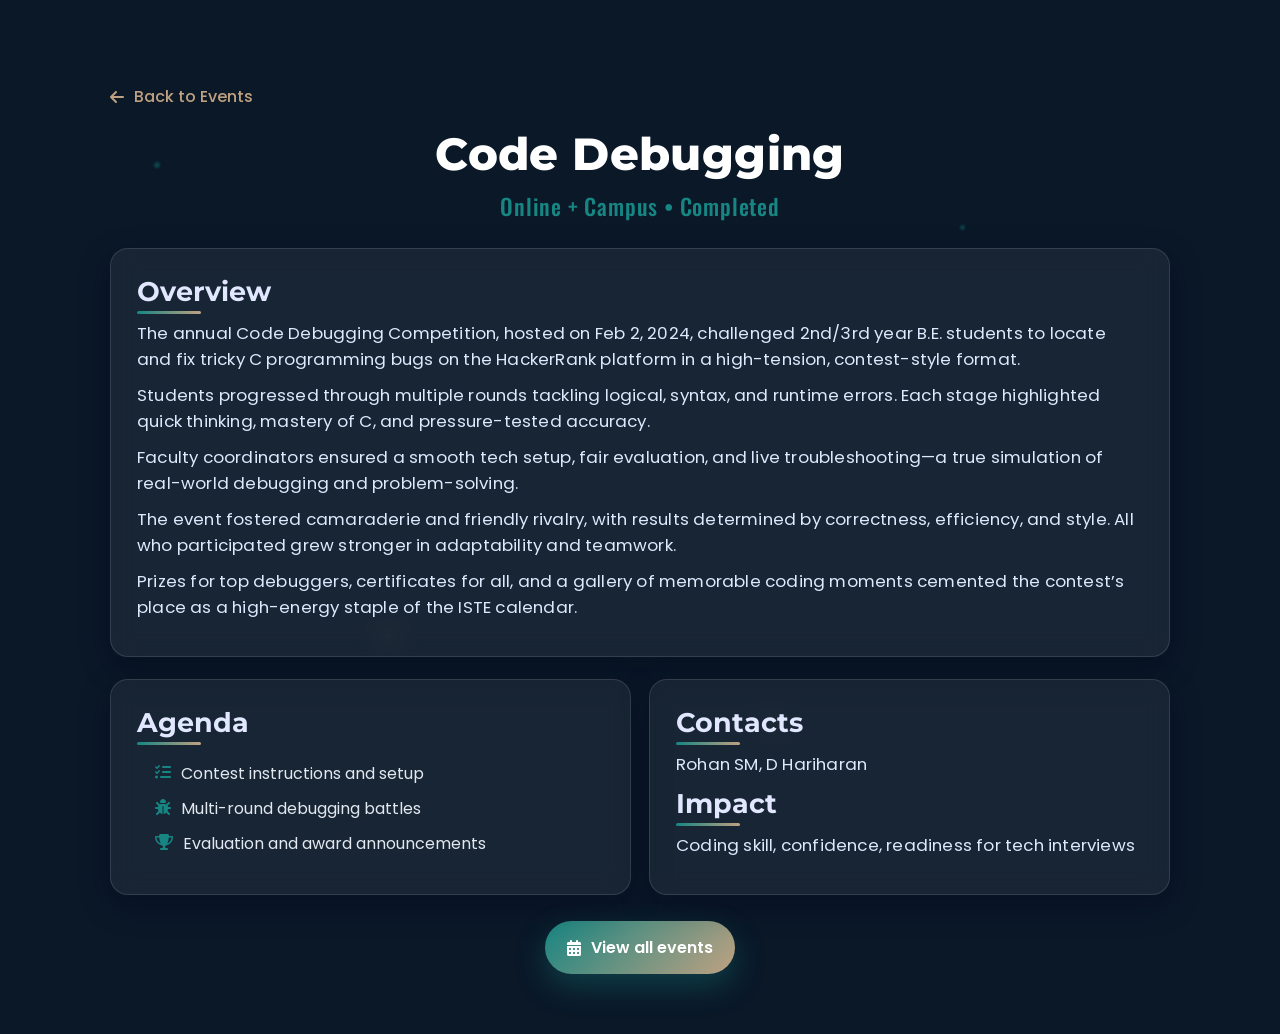
<file: review_iste_website/code-debugging-details.html>
<!DOCTYPE html>
<html lang="en">
  <head>
    <meta charset="UTF-8" />
    <meta name="viewport" content="width=device-width, initial-scale=1.0" />
    <title>Code Debugging - Details</title>
    <link
      href="https://fonts.googleapis.com/css2?family=Montserrat:wght@500;700;800&family=Oswald:wght@500;700&family=Poppins:wght@400;500;600&display=swap"
      rel="stylesheet"
    />
    <link
      rel="stylesheet"
      href="https://cdnjs.cloudflare.com/ajax/libs/font-awesome/6.7.2/css/all.min.css"
    />
    <style>
      * {
        margin: 0;
        padding: 0;
        box-sizing: border-box;
      }
      body {
        font-family: "Poppins", system-ui;
        color: #e5e7eb;
        background-color: #0a1828;
        min-height: 100vh;
        overflow-x: hidden;
      }
      .particles {
        position: fixed;
        inset: 0;
        z-index: -1;
        overflow: hidden;
      }
      .particle {
        position: absolute;
        border-radius: 50%;
        filter: blur(1px);
        opacity: 0.4;
        animation: float 14s ease-in-out infinite;
      }
      .particle.p1 {
        width: 6px;
        height: 6px;
        background: #178582;
        left: 12%;
        top: 18%;
      } /* turquoise */
      .particle.p2 {
        width: 8px;
        height: 8px;
        background: #bfa181;
        left: 30%;
        top: 70%;
        animation-duration: 16s;
      } /* gold */
      .particle.p3 {
        width: 5px;
        height: 5px;
        background: #178582;
        left: 75%;
        top: 25%;
        animation-duration: 18s;
      } /* turquoise */
      .particle.p4 {
        width: 7px;
        height: 7px;
        background: #bfa181;
        left: 60%;
        top: 80%;
        animation-duration: 20s;
      } /* gold */
      @keyframes float {
        0% {
          transform: translateY(0);
        }
        50% {
          transform: translateY(-18px);
        }
        100% {
          transform: translateY(0);
        }
      }
      .wrap {
        max-width: 1100px;
        margin: 0 auto;
        padding: 84px 20px 60px;
      }
      .back {
        display: inline-flex;
        gap: 10px;
        align-items: center;
        color: #bfa181;
        text-decoration: none;
        margin-bottom: 18px;
        font-weight: 500;
      }
      .hero {
        text-align: center;
        margin-bottom: 26px;
        animation: fadeUp 0.7s ease both;
      }
      .title {
        font-family: "Montserrat", sans-serif;
        font-weight: 800;
        font-size: 2.8rem;
        letter-spacing: 0.4px;
        color: #fff;
      }
      .subtitle {
        font-family: "Oswald", sans-serif;
        font-weight: 500;
        font-size: 1.4rem;
        color: #178582;
        margin-top: 8px;
        letter-spacing: 0.8px;
      }
      @keyframes fadeUp {
        from {
          opacity: 0;
          transform: translateY(16px);
        }
        to {
          opacity: 1;
          transform: translateY(0);
        }
      }
      .grid {
        display: grid;
        gap: 18px;
        grid-template-columns: 1fr;
        margin-top: 22px;
      }
      @media (min-width: 940px) {
        .grid {
          grid-template-columns: 1fr 1fr;
        }
      }
      .card {
        background: rgba(255, 255, 255, 0.06);
        border: 1px solid rgba(255, 255, 255, 0.12);
        border-radius: 18px;
        padding: 26px;
        backdrop-filter: blur(12px);
        box-shadow: 0 10px 30px rgba(2, 6, 23, 0.35);
        transition: transform 0.25s ease, box-shadow 0.25s ease;
      }
      .card:hover {
        transform: translateY(-3px);
        box-shadow: 0 18px 40px rgba(2, 6, 23, 0.5);
      }
      .card h2 {
        font-family: "Montserrat", sans-serif;
        font-weight: 700;
        font-size: 1.7rem;
        color: #e0e7ff;
        display: inline-block;
        position: relative;
        margin-bottom: 12px;
      }
      .card h2::after {
        content: "";
        position: absolute;
        left: 0;
        bottom: -6px;
        width: 64px;
        height: 3px;
        background: linear-gradient(90deg, #178582, #bfa181);
        border-radius: 2px;
        animation: underline 0.9s ease both;
      }
      @keyframes underline {
        from {
          width: 0;
        }
        to {
          width: 64px;
        }
      }
      p {
        font-size: 1.05rem;
        letter-spacing: 0.2px;
        color: #dbeafe;
        margin-bottom: 10px;
      }
      ul {
        margin-left: 18px;
      }
      li {
        margin: 6px 0;
        color: #e2e8f0;
      }
      .icon-list li {
        list-style: none;
        margin: 10px 0;
        display: flex;
        gap: 10px;
        align-items: flex-start;
      }
      .icon-list i {
        color: #178582;
        margin-top: 3px;
      }
      .gallery {
        display: grid;
        grid-template-columns: repeat(auto-fit, minmax(160px, 1fr));
        gap: 10px;
        margin-top: 8px;
      }
      .thumb {
        width: 100%;
        aspect-ratio: 4/3;
        border-radius: 12px;
        background: linear-gradient(135deg, #178582, #bfa181);
        display: grid;
        place-items: center;
        color: #fff;
        cursor: pointer;
        box-shadow: 0 8px 22px rgba(2, 6, 23, 0.35);
        transition: transform 0.25s ease;
      }
      .thumb:hover {
        transform: translateY(-3px);
      }
      .lightbox {
        position: fixed;
        inset: 0;
        background: rgba(0, 0, 0, 0.75);
        display: none;
        align-items: center;
        justify-content: center;
        z-index: 50;
      }
      .lightbox.open {
        display: flex;
      }
      .lightbox img {
        max-width: 90vw;
        max-height: 85vh;
        border-radius: 12px;
        box-shadow: 0 10px 34px rgba(0, 0, 0, 0.5);
      }
      .cta-wrap {
        text-align: center;
        margin-top: 26px;
      }
      .cta {
        display: inline-flex;
        align-items: center;
        gap: 10px;
        padding: 14px 22px;
        border-radius: 999px;
        background: linear-gradient(135deg, #178582, #bfa181);
        color: #fff;
        text-decoration: none;
        box-shadow: 0 12px 30px rgba(23, 133, 130, 0.35);
        transition: transform 0.2s ease, box-shadow 0.2s ease;
        font-weight: 600;
      }
      .cta:hover {
        transform: translateY(-2px);
        box-shadow: 0 16px 40px rgba(23, 133, 130, 0.45);
      }
    </style>
  </head>
  <body>
    <div class="particles">
      <span class="particle p1"></span>
      <span class="particle p2"></span>
      <span class="particle p3"></span>
      <span class="particle p4"></span>
    </div>
    <div class="wrap">
      <a class="back" href="event.html"
        ><i class="fas fa-arrow-left"></i> Back to Events</a
      >
      <header class="hero">
        <h1 class="title">Code Debugging</h1>
        <p class="subtitle">Online + Campus • Completed</p>
      </header>
      <section class="card">
        <h2>Overview</h2>
        <p>
          The annual Code Debugging Competition, hosted on Feb 2, 2024,
          challenged 2nd/3rd year B.E. students to locate and fix tricky C
          programming bugs on the HackerRank platform in a high-tension,
          contest-style format.
        </p>
        <p>
          Students progressed through multiple rounds tackling logical, syntax,
          and runtime errors. Each stage highlighted quick thinking, mastery of
          C, and pressure-tested accuracy.
        </p>
        <p>
          Faculty coordinators ensured a smooth tech setup, fair evaluation, and
          live troubleshooting—a true simulation of real-world debugging and
          problem-solving.
        </p>
        <p>
          The event fostered camaraderie and friendly rivalry, with results
          determined by correctness, efficiency, and style. All who participated
          grew stronger in adaptability and teamwork.
        </p>
        <p>
          Prizes for top debuggers, certificates for all, and a gallery of
          memorable coding moments cemented the contest’s place as a high-energy
          staple of the ISTE calendar.
        </p>
      </section>
      <section class="grid">
        <div class="card">
          <h2>Agenda</h2>
          <ul class="icon-list">
            <li>
              <i class="fas fa-list-check"></i
              ><span>Contest instructions and setup</span>
            </li>
            <li>
              <i class="fas fa-bug"></i
              ><span>Multi-round debugging battles</span>
            </li>
            <li>
              <i class="fas fa-trophy"></i
              ><span>Evaluation and award announcements</span>
            </li>
          </ul>
        </div>
        <div class="card">
          <h2>Contacts</h2>
          <p>Rohan SM, D Hariharan</p>
          <h2>Impact</h2>
          <p>Coding skill, confidence, readiness for tech interviews</p>
        </div>
      </section>
      <div class="cta-wrap">
        <a class="cta" href="event.html"
          ><i class="fas fa-calendar-days"></i> View all events</a
        >
      </div>
    </div>
  </body>
</html>
</file>
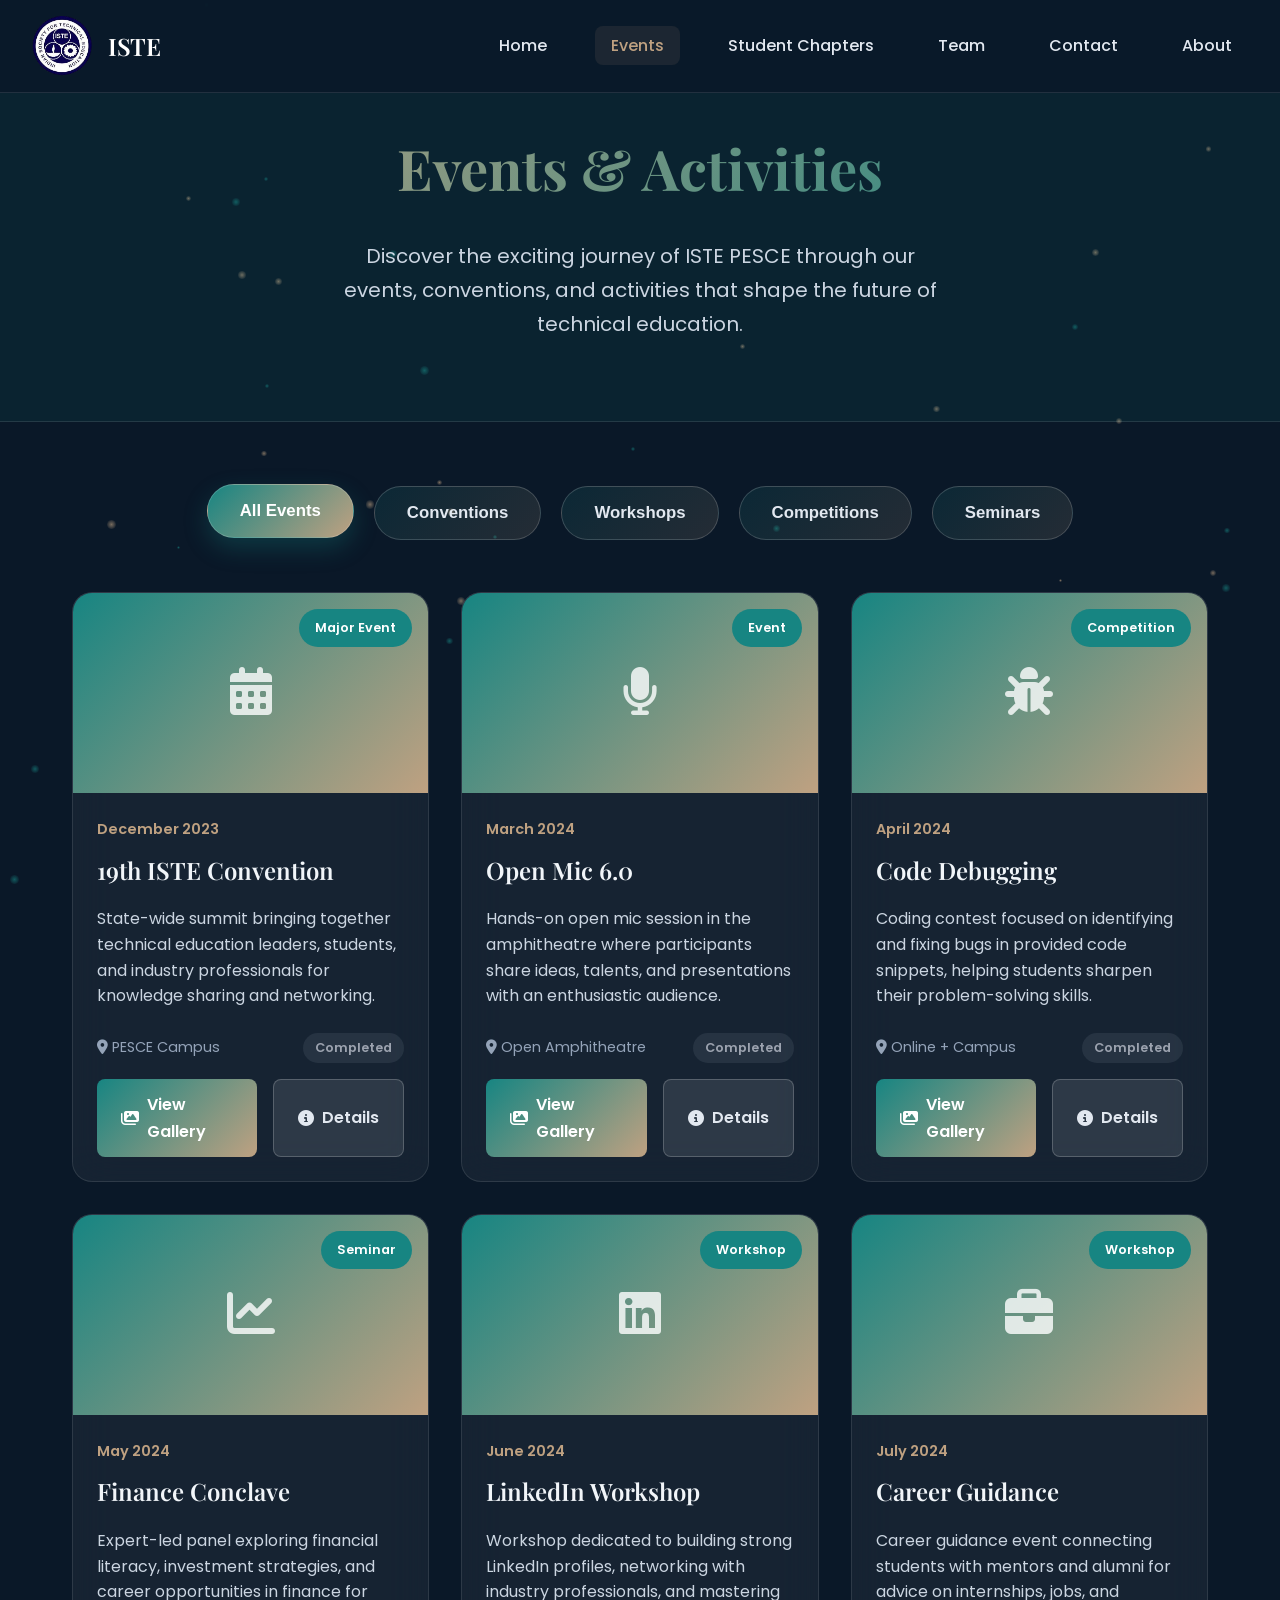
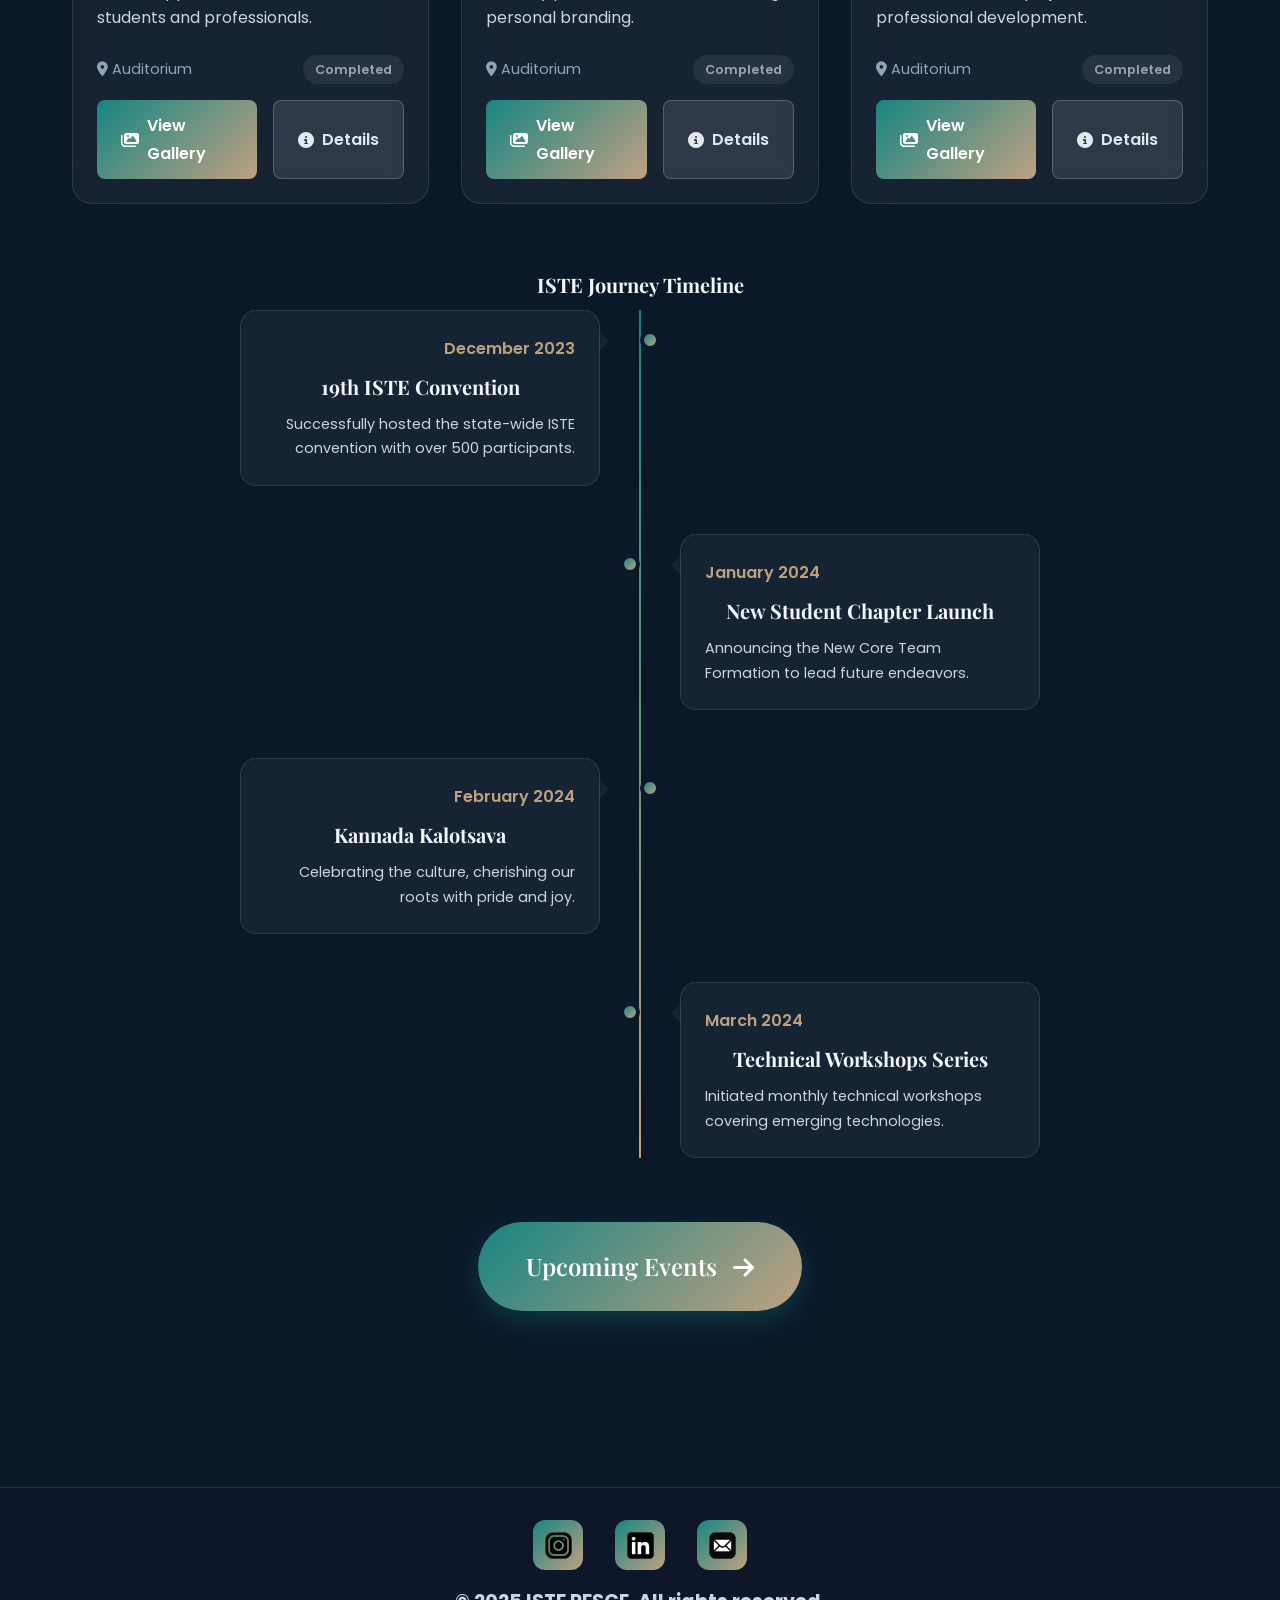
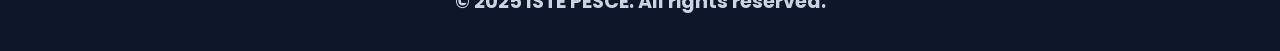
<file: review_iste_website/event.html>
<!DOCTYPE html>
<html lang="en">
  <head>
    <meta charset="UTF-8" />
    <meta name="viewport" content="width=device-width, initial-scale=1.0" />
    <title>Events & Activities - ISTE PESCE</title>
    <link rel="icon" href="images/iste logo.jpeg" type="image/jpeg" />
    <link
      href="https://fonts.googleapis.com/css2?family=Playfair+Display:wght@400;500;600;700&display=swap"
      rel="stylesheet"
    />
    <!-- Using Poppins as the geometric sans-serif font -->
    <link
      href="https://fonts.googleapis.com/css2?family=Poppins:wght@300;400;500;600;700&display=swap"
      rel="stylesheet"
    />
    <link rel="stylesheet" href="navbar.css" />
    <link
      rel="stylesheet"
      href="https://cdnjs.cloudflare.com/ajax/libs/font-awesome/6.7.2/css/all.min.css"
    />

    <style>
      * {
        margin: 0;
        padding: 0;
        box-sizing: border-box;
      }

      body {
        font-family: "Poppins", -apple-system, BlinkMacSystemFont, "Segoe UI",
          sans-serif;
        background-color: #0a1828;
        color: #ffffff;
        line-height: 1.7;
        overflow-x: hidden;
        position: relative;
      }

      /* Animated Background */
      .particle-bg {
        position: fixed;
        width: 100%;
        height: 100%;
        top: 0;
        left: 0;
        z-index: -1;
        background-color: #0a1828;
        overflow: hidden;
      }

      .particle {
        position: absolute;
        background: radial-gradient(
          circle,
          rgba(255, 255, 255, 0.7) 0%,
          rgba(255, 255, 255, 0.1) 70%,
          transparent 100%
        );
        border-radius: 50%;
        pointer-events: none;
        animation: float 8s ease-in-out infinite;
        transform-origin: center;
      }

      .particle:nth-child(odd) {
        background: radial-gradient(
          circle,
          rgba(23, 133, 130, 0.6) 0%,
          /* turquoise */ rgba(23, 133, 130, 0.1) 70%,
          transparent 100%
        );
        animation-duration: 12s;
      }

      .particle:nth-child(even) {
        background: radial-gradient(
          circle,
          rgba(191, 161, 129, 0.6) 0%,
          /* gold */ rgba(191, 161, 129, 0.1) 70%,
          transparent 100%
        );
        animation-duration: 10s;
      }

      @keyframes float {
        0%,
        100% {
          transform: translateY(0px) rotate(0deg) scale(1);
          opacity: 0.3;
        }
        25% {
          transform: translateY(-15px) rotate(90deg) scale(1.05);
          opacity: 0.6;
        }
        50% {
          transform: translateY(-30px) rotate(180deg) scale(0.95);
          opacity: 0.4;
        }
        75% {
          transform: translateY(-15px) rotate(270deg) scale(1.02);
          opacity: 0.7;
        }
      }

      /* Hero Section */
      .hero-section {
        padding: 120px 2rem 80px;
        text-align: center;
        background: rgba(23, 133, 130, 0.1); /* turquoise tint */
        border-bottom: 1px solid rgba(255, 255, 255, 0.1);
      }

      .hero-section h1 {
        font-family: "Playfair Display", serif;
        font-size: 3.5rem;
        font-weight: 700;
        margin-bottom: 1.5rem;
        background: linear-gradient(
          135deg,
          #bfa181,
          #178582
        ); /* gold to turquoise */
        -webkit-background-clip: text;
        -webkit-text-fill-color: transparent;
        background-clip: text;
      }

      .hero-section p {
        font-size: 1.25rem;
        color: #cbd5e1;
        max-width: 600px;
        margin: 0 auto;
      }

      /* Main Content */
      .main-content {
        padding: 4rem 2rem;
        max-width: 1200px;
        margin: 0 auto;
      }

      /* Event Categories */
      .event-categories {
        display: flex;
        justify-content: center;
        gap: 1.25rem;
        margin-bottom: 3.25rem;
        flex-wrap: wrap;
      }

      .category-btn {
        background: linear-gradient(
          135deg,
          rgba(23, 133, 130, 0.15),
          /* turquoise */ rgba(191, 161, 129, 0.15) /* gold */
        );
        border: 1px solid rgba(255, 255, 255, 0.18);
        color: #e2e8f0;
        padding: 1rem 2rem;
        border-radius: 36px;
        cursor: pointer;
        transition: all 0.3s ease;
        font-weight: 600;
        font-size: 1.05rem;
      }

      .category-btn.active,
      .category-btn:hover {
        background: linear-gradient(135deg, #178582, #bfa181); /* turquoise to gold */
        color: white;
        transform: translateY(-2px);
        box-shadow: 0 10px 25px rgba(23, 133, 130, 0.3);
      }

      /* Event Grid */
      .events-grid {
        display: grid;
        grid-template-columns: repeat(auto-fit, minmax(350px, 1fr));
        gap: 2rem;
        margin-bottom: 4rem;
      }

      .event-card {
        background: rgba(255, 255, 255, 0.05);
        backdrop-filter: blur(20px);
        border: 1px solid rgba(255, 255, 255, 0.1);
        border-radius: 20px;
        overflow: hidden;
        transition: all 0.3s ease;
        position: relative;
      }

      .event-card:hover {
        transform: translateY(-10px);
        box-shadow: 0 20px 40px rgba(0, 0, 0, 0.3);
        border-color: rgba(23, 133, 130, 0.4);
      }

      .event-image {
        width: 100%;
        height: 200px;
        background: linear-gradient(
          135deg,
          #178582,
          #bfa181
        ); /* turquoise to gold */
        display: flex;
        align-items: center;
        justify-content: center;
        position: relative;
        overflow: hidden;
      }

      .event-image img {
        width: 100%;
        height: 100%;
        object-fit: cover;
      }

      .event-image .placeholder {
        font-size: 3rem;
        color: rgba(255, 255, 255, 0.8);
      }

      .event-badge {
        position: absolute;
        top: 1rem;
        right: 1rem;
        background: #178582; /* turquoise */
        color: white;
        padding: 0.5rem 1rem;
        border-radius: 20px;
        font-size: 0.8rem;
        font-weight: 600;
      }

      .event-content {
        padding: 1.5rem;
      }

      .event-date {
        color: #bfa181; /* gold */
        font-size: 0.9rem;
        font-weight: 600;
        margin-bottom: 0.5rem;
      }

      .event-title {
        font-family: "Playfair Display", serif;
        font-size: 1.5rem;
        font-weight: 600;
        margin-bottom: 1rem;
        color: #f1f5f9;
      }

      .event-description {
        color: #cbd5e1;
        margin-bottom: 1.5rem;
        line-height: 1.6;
      }

      .event-meta {
        display: flex;
        justify-content: space-between;
        align-items: center;
        margin-bottom: 1rem;
      }

      .event-location {
        color: #94a3b8;
        font-size: 0.9rem;
      }

      .event-status {
        padding: 0.25rem 0.75rem;
        border-radius: 15px;
        font-size: 0.8rem;
        font-weight: 600;
      }

      .status-upcoming {
        background: rgba(59, 130, 246, 0.2);
        color: #60a5fa;
      }

      .status-ongoing {
        background: rgba(34, 197, 94, 0.2);
        color: #4ade80;
      }

      .status-completed {
        background: rgba(107, 114, 128, 0.2);
        color: #9ca3af;
      }

      .event-actions {
        display: flex;
        gap: 1rem;
      }

      .btn {
        padding: 0.75rem 1.5rem;
        border: none;
        border-radius: 8px;
        font-weight: 600;
        cursor: pointer;
        transition: all 0.3s ease;
        text-decoration: none;
        display: inline-flex;
        align-items: center;
        gap: 0.5rem;
      }

      .btn-primary {
        background: linear-gradient(
          135deg,
          #178582,
          #bfa181
        ); /* turquoise to gold */
        color: white;
      }

      .btn-primary:hover {
        transform: translateY(-2px);
        box-shadow: 0 10px 25px rgba(23, 133, 130, 0.3);
      }

      .btn-secondary {
        background: rgba(255, 255, 255, 0.1);
        color: #e2e8f0;
        border: 1px solid rgba(255, 255, 255, 0.2);
      }

      .btn-secondary:hover {
        background: rgba(255, 255, 255, 0.15);
        color: white;
      }

      /* Timeline View */
      .timeline-view {
        margin-top: 4rem;
      }

      .timeline-title {
        font-family: "Playfair Display", serif;
        font-size: 3.5rem;
        text-align: center;
        margin-bottom: 4rem;
        color: #bfa181; /* gold */
      }

      .timeline {
        position: relative;
        max-width: 800px;
        margin: 0 auto;
      }

      .timeline::before {
        content: "";
        position: absolute;
        left: 50%;
        top: 0;
        bottom: 0;
        width: 2px;
        background: linear-gradient(
          to bottom,
          #178582,
          #bfa181
        ); /* turquoise to gold */
        transform: translateX(-50%);
      }

      .timeline-item {
        position: relative;
        margin-bottom: 3rem;
        width: 45%;
      }

      .timeline-item:nth-child(odd) {
        left: 0;
        text-align: right;
      }

      .timeline-item:nth-child(even) {
        left: 55%;
        text-align: left;
      }

      .timeline-content {
        background: rgba(255, 255, 255, 0.05);
        backdrop-filter: blur(20px);
        border: 1px solid rgba(255, 255, 255, 0.1);
        border-radius: 16px;
        padding: 1.5rem;
        position: relative;
      }

      .timeline-item:nth-child(odd) .timeline-content::after {
        content: "";
        position: absolute;
        right: -10px;
        top: 20px;
        width: 0;
        height: 0;
        border-left: 10px solid rgba(255, 255, 255, 0.05);
        border-top: 10px solid transparent;
        border-bottom: 10px solid transparent;
      }

      .timeline-item:nth-child(even) .timeline-content::after {
        content: "";
        position: absolute;
        left: -10px;
        top: 20px;
        width: 0;
        height: 0;
        border-right: 10px solid rgba(255, 255, 255, 0.05);
        border-top: 10px solid transparent;
        border-bottom: 10px solid transparent;
      }

      .timeline-dot {
        position: absolute;
        top: 20px;
        width: 20px;
        height: 20px;
        background: linear-gradient(
          135deg,
          #178582,
          #bfa181
        ); /* turquoise to gold */
        border-radius: 50%;
        border: 4px solid #0f172a;
      }

      .timeline-item:nth-child(odd) .timeline-dot {
        right: -60px;
      }

      .timeline-item:nth-child(even) .timeline-dot {
        left: -60px;
      }

      .timeline-date {
        color: #bfa181; /* gold */
        font-weight: 600;
        margin-bottom: 0.5rem;
      }

      .timeline-title {
        font-family: "Playfair Display", serif;
        font-size: 1.25rem;
        margin-bottom: 0.5rem;
        color: #f1f5f9;
      }

      .timeline-description {
        color: #cbd5e1;
        font-size: 0.9rem;
      }

      /* Upcoming Events Section */
      .upcoming-events {
        margin-top: 4rem;
      }

      .upcoming-events-button-container {
        display: flex;
        justify-content: center;
        align-items: center;
        margin: 3rem 0;
      }

      .upcoming-events-btn {
        display: inline-flex;
        align-items: center;
        gap: 1rem;
        background: linear-gradient(
          135deg,
          #178582,
          #bfa181
        ); /* turquoise to gold */
        color: white;
        text-decoration: none;
        padding: 1.5rem 3rem;
        border-radius: 50px;
        font-family: "Playfair Display", serif;
        font-size: 1.5rem;
        font-weight: 600;
        transition: all 0.3s ease;
        box-shadow: 0 10px 30px rgba(23, 133, 130, 0.3);
        position: relative;
        overflow: hidden;
      }

      .upcoming-events-btn::before {
        content: "";
        position: absolute;
        top: 0;
        left: -100%;
        width: 100%;
        height: 100%;
        background: linear-gradient(
          90deg,
          transparent,
          rgba(255, 255, 255, 0.2),
          transparent
        );
        transition: left 0.5s ease;
      }

      .upcoming-events-btn:hover::before {
        left: 100%;
      }

      .upcoming-events-btn:hover {
        transform: translateY(-3px);
        box-shadow: 0 15px 40px rgba(23, 133, 130, 0.4);
      }

      .upcoming-events-btn .btn-icon {
        transition: transform 0.3s ease;
      }

      .upcoming-events-btn:hover .btn-icon {
        transform: translateX(5px);
      }

      .section-title {
        font-family: "Playfair Display", serif;
        font-size: 2.5rem;
        text-align: center;
        margin-bottom: 4rem;
        color: #bfa181; /* gold */
      }

      /* Footer */
      footer {
        background: rgba(15, 23, 42, 0.95);
        backdrop-filter: blur(20px);
        border-top: 1px solid rgba(255, 255, 255, 0.1);
        padding: 2rem;
        text-align: center;
        margin-top: 4rem;
      }

      .social-icons {
        display: flex;
        justify-content: center;
        gap: 2rem;
        margin-bottom: 1rem;
      }

      .social-link {
        display: inline-block;
        width: 50px;
        height: 50px;
        background: linear-gradient(
          135deg,
          #178582,
          #bfa181
        ); /* turquoise to gold */
        border-radius: 12px;
        display: flex;
        align-items: center;
        justify-content: center;
        transition: all 0.3s ease;
        text-decoration: none;
      }

      .social-link:hover {
        transform: translateY(-3px);
        box-shadow: 0 10px 25px rgba(23, 133, 130, 0.3);
      }

      .social-link img {
        width: 35px;
        height: 35px;
        object-fit: cover;
      }

      .footer-text {
        color: #cbd5e1;
        font-size: 1.2rem;
      }

      /* Responsive Design */
      @media (max-width: 768px) {
        .hero-section h1 {
          font-size: 2.5rem;
        }

        .main-content {
          padding: 2rem 1rem;
        }

        .timeline::before {
          left: 20px;
        }

        .timeline-item {
          width: calc(100% - 40px);
          left: 40px !important;
          text-align: left !important;
        }

        .timeline-item:nth-child(odd) .timeline-dot,
        .timeline-item:nth-child(even) .timeline-dot {
          left: -50px;
        }

        .timeline-item:nth-child(odd) .timeline-content::after,
        .timeline-item:nth-child(even) .timeline-content::after {
          left: -10px;
          right: auto;
          border-left: 10px solid rgba(255, 255, 255, 0.05);
          border-right: none;
        }

        .events-grid {
          grid-template-columns: 1fr;
        }
      }

      /* Animations */
      .fade-in {
        opacity: 0;
        transform: translateY(30px);
        animation: fadeInUp 0.8s ease forwards;
      }

      @keyframes fadeInUp {
        to {
          opacity: 1;
          transform: translateY(0);
        }
      }

      .fade-in:nth-child(2) {
        animation-delay: 0.2s;
      }
      .fade-in:nth-child(3) {
        animation-delay: 0.4s;
      }
      .fade-in:nth-child(4) {
        animation-delay: 0.6s;
      }
    </style>
  </head>

  <body>
    <!-- Animated Background -->
    <div class="particle-bg" id="particle-bg"></div>

    <!-- Navigation -->
    <div id="navbar-placeholder"></div>

    <!-- Hero Section -->
    <section class="hero-section fade-in">
      <h1>Events & Activities</h1>
      <p>
        Discover the exciting journey of ISTE PESCE through our events,
        conventions, and activities that shape the future of technical
        education.
      </p>
    </section>

    <!-- Main Content -->
    <div class="main-content">
      <!-- Event Categories -->
      <div class="event-categories fade-in">
        <button class="category-btn active" data-category="all">
          All Events
        </button>
        <button class="category-btn" data-category="conventions">
          Conventions
        </button>
        <button class="category-btn" data-category="workshops">
          Workshops
        </button>
        <button class="category-btn" data-category="competitions">
          Competitions
        </button>
        <button class="category-btn" data-category="seminars">Seminars</button>
      </div>

      <!-- Events Grid -->
      <div class="events-grid">
        <!-- ISTE Convention -->
        <div class="event-card fade-in" data-category="conventions">
          <div class="event-image">
            <div class="placeholder">
              <i class="fas fa-calendar-alt"></i>
            </div>
            <div class="event-badge">Major Event</div>
          </div>
          <div class="event-content">
            <div class="event-date">December 2023</div>
            <h3 class="event-title">19th ISTE Convention</h3>
            <p class="event-description">
              State-wide summit bringing together technical education leaders,
              students, and industry professionals for knowledge sharing and
              networking.
            </p>
            <div class="event-meta">
              <span class="event-location">
                <i class="fas fa-map-marker-alt"></i> PESCE Campus
              </span>
              <span class="event-status status-completed">Completed</span>
            </div>
            <div class="event-actions">
              <a href="#" class="btn btn-primary">
                <i class="fas fa-images"></i> View Gallery
              </a>
              <a
                href="iste-convention-19-details.html"
                class="btn btn-secondary"
              >
                <i class="fas fa-info-circle"></i> Details
              </a>
            </div>
          </div>
        </div>

        <!-- Open Mic 6.0 -->
        <div class="event-card fade-in" data-category="workshops">
          <div class="event-image">
            <div class="placeholder">
              <i class="fas fa-microphone"></i>
            </div>
            <div class="event-badge">Event</div>
          </div>
          <div class="event-content">
            <div class="event-date">March 2024</div>
            <h3 class="event-title">Open Mic 6.0</h3>
            <p class="event-description">
              Hands-on open mic session in the amphitheatre where participants
              share ideas, talents, and presentations with an enthusiastic
              audience.
            </p>
            <div class="event-meta">
              <span class="event-location">
                <i class="fas fa-map-marker-alt"></i> Open Amphitheatre
              </span>
              <span class="event-status status-completed">Completed</span>
            </div>
            <div class="event-actions">
              <a href="#" class="btn btn-primary">
                <i class="fas fa-images"></i> View Gallery
              </a>
              <a href="open-mic-6-details.html" class="btn btn-secondary">
                <i class="fas fa-info-circle"></i> Details
              </a>
            </div>
          </div>
        </div>

        <!-- Code Debugging -->
        <div class="event-card fade-in" data-category="competitions">
          <div class="event-image">
            <div class="placeholder">
              <i class="fas fa-bug"></i>
            </div>
            <div class="event-badge">Competition</div>
          </div>
          <div class="event-content">
            <div class="event-date">April 2024</div>
            <h3 class="event-title">Code Debugging</h3>
            <p class="event-description">
              Coding contest focused on identifying and fixing bugs in provided
              code snippets, helping students sharpen their problem-solving
              skills.
            </p>
            <div class="event-meta">
              <span class="event-location">
                <i class="fas fa-map-marker-alt"></i> Online + Campus
              </span>
              <span class="event-status status-completed">Completed</span>
            </div>
            <div class="event-actions">
              <a href="#" class="btn btn-primary">
                <i class="fas fa-images"></i> View Gallery
              </a>
              <a href="code-debugging-details.html" class="btn btn-secondary">
                <i class="fas fa-info-circle"></i> Details
              </a>
            </div>
          </div>
        </div>

        <!-- Finance Conclave -->
        <div class="event-card fade-in" data-category="seminars">
          <div class="event-image">
            <div class="placeholder">
              <i class="fas fa-chart-line"></i>
            </div>
            <div class="event-badge">Seminar</div>
          </div>
          <div class="event-content">
            <div class="event-date">May 2024</div>
            <h3 class="event-title">Finance Conclave</h3>
            <p class="event-description">
              Expert-led panel exploring financial literacy, investment
              strategies, and career opportunities in finance for students and
              professionals.
            </p>
            <div class="event-meta">
              <span class="event-location">
                <i class="fas fa-map-marker-alt"></i> Auditorium
              </span>
              <span class="event-status status-completed">Completed</span>
            </div>
            <div class="event-actions">
              <a href="#" class="btn btn-primary">
                <i class="fas fa-images"></i> View Gallery
              </a>
              <a href="finance-conclave-details.html" class="btn btn-secondary">
                <i class="fas fa-info-circle"></i> Details
              </a>
            </div>
          </div>
        </div>

        <!-- LinkedIn Workshop -->
        <div class="event-card fade-in" data-category="competitions">
          <div class="event-image">
            <div class="placeholder">
              <i class="fab fa-linkedin"></i>
            </div>
            <div class="event-badge">Workshop</div>
          </div>
          <div class="event-content">
            <div class="event-date">June 2024</div>
            <h3 class="event-title">LinkedIn Workshop</h3>
            <p class="event-description">
              Workshop dedicated to building strong LinkedIn profiles,
              networking with industry professionals, and mastering personal
              branding.
            </p>
            <div class="event-meta">
              <span class="event-location">
                <i class="fas fa-map-marker-alt"></i> Auditorium
              </span>
              <span class="event-status status-completed">Completed</span>
            </div>
            <div class="event-actions">
              <a href="#" class="btn btn-primary">
                <i class="fas fa-images"></i> View Gallery
              </a>
              <a
                href="linkedin-workshop-details.html"
                class="btn btn-secondary"
              >
                <i class="fas fa-info-circle"></i> Details
              </a>
            </div>
          </div>
        </div>

        <!-- Career Guidance -->
        <div class="event-card fade-in" data-category="seminars">
          <div class="event-image">
            <div class="placeholder">
              <i class="fas fa-briefcase"></i>
            </div>
            <div class="event-badge">Workshop</div>
          </div>
          <div class="event-content">
            <div class="event-date">July 2024</div>
            <h3 class="event-title">Career Guidance</h3>
            <p class="event-description">
              Career guidance event connecting students with mentors and alumni
              for advice on internships, jobs, and professional development.
            </p>
            <div class="event-meta">
              <span class="event-location">
                <i class="fas fa-map-marker-alt"></i> Auditorium
              </span>
              <span class="event-status status-completed">Completed</span>
            </div>
            <div class="event-actions">
              <a href="#" class="btn btn-primary">
                <i class="fas fa-images"></i> View Gallery
              </a>
              <a href="career-guidance-details.html" class="btn btn-secondary">
                <i class="fas fa-info-circle"></i> Details
              </a>
            </div>
          </div>
        </div>
      </div>

      <!-- Timeline View -->
      <div class="timeline-view fade-in">
        <h2 class="timeline-title">ISTE Journey Timeline</h2>
        <div class="timeline">
          <div class="timeline-item">
            <div class="timeline-content">
              <div class="timeline-date">December 2023</div>
              <h3 class="timeline-title">19th ISTE Convention</h3>
              <p class="timeline-description">
                Successfully hosted the state-wide ISTE convention with over 500
                participants.
              </p>
            </div>
            <div class="timeline-dot"></div>
          </div>

          <div class="timeline-item">
            <div class="timeline-content">
              <div class="timeline-date">January 2024</div>
              <h3 class="timeline-title">New Student Chapter Launch</h3>
              <p class="timeline-description">
                Announcing the New Core Team Formation to lead future endeavors.
              </p>
            </div>
            <div class="timeline-dot"></div>
          </div>

          <div class="timeline-item">
            <div class="timeline-content">
              <div class="timeline-date">February 2024</div>
              <h3 class="timeline-title">Kannada Kalotsava</h3>
              <p class="timeline-description">
                Celebrating the culture, cherishing our roots with pride and
                joy.
              </p>
            </div>
            <div class="timeline-dot"></div>
          </div>

          <div class="timeline-item">
            <div class="timeline-content">
              <div class="timeline-date">March 2024</div>
              <h3 class="timeline-title">Technical Workshops Series</h3>
              <p class="timeline-description">
                Initiated monthly technical workshops covering emerging
                technologies.
              </p>
            </div>
            <div class="timeline-dot"></div>
          </div>
        </div>
      </div>

      <!-- Upcoming Events -->
      <div class="upcoming-events fade-in">
        <div class="upcoming-events-button-container">
          <a href="upcoming-events.html" class="upcoming-events-btn">
            <span class="btn-text">Upcoming Events</span>
            <span class="btn-icon">
              <i class="fas fa-arrow-right"></i>
            </span>
          </a>
        </div>
      </div>
    </div>

    <!-- Footer -->
    <footer>
      <div class="social-icons">
        <a
          href="https://www.instagram.com/pesce.iste/"
          target="_blank"
          class="social-link"
        >
          <img src="instalogo.png" alt="Instagram" />
        </a>
        <a
          href="https://www.linkedin.com/company/iste-pesce/"
          target="_blank"
          class="social-link"
        >
          <img src="linkedinlogo.png" alt="LinkedIn" />
        </a>
        <a href="mailto:iste@pesce.ac.in" class="social-link">
          <img src="maillogo.png" alt="Gmail" />
        </a>
      </div>
      <p class="footer-text"><b>© 2025 ISTE PESCE. All rights reserved.</b></p>
    </footer>

    <script src="main.js"></script>
    <script>
      // Create animated particles
      function createParticles() {
        const particleBg = document.getElementById("particle-bg");
        const particleCount = 50;

        for (let i = 0; i < particleCount; i++) {
          const particle = document.createElement("div");
          particle.className = "particle";
          particle.style.left = Math.random() * 100 + "%";
          particle.style.top = Math.random() * 100 + "%";
          particle.style.width = Math.random() * 6 + 3 + "px";
          particle.style.height = particle.style.width;
          particle.style.animationDelay = Math.random() * 8 + "s";
          particleBg.appendChild(particle);
        }
      }

      // Category filtering
      document.querySelectorAll(".category-btn").forEach((btn) => {
        btn.addEventListener("click", function () {
          // Remove active class from all buttons
          document
            .querySelectorAll(".category-btn")
            .forEach((b) => b.classList.remove("active"));
          // Add active class to clicked button
          this.classList.add("active");

          const category = this.dataset.category;
          const eventCards = document.querySelectorAll(".event-card");

          eventCards.forEach((card) => {
            if (category === "all" || card.dataset.category === category) {
              card.style.display = "block";
              card.classList.add("fade-in");
            } else {
              card.style.display = "none";
            }
          });
        });
      });

      // Intersection Observer for animations
      const observerOptions = {
        threshold: 0.1,
        rootMargin: "0px 0px -50px 0px",
      };

      const observer = new IntersectionObserver((entries) => {
        entries.forEach((entry) => {
          if (entry.isIntersecting) {
            entry.target.style.animationDelay = "0s";
            entry.target.classList.add("fade-in");
          }
        });
      }, observerOptions);

      // Observe all fade-in elements
      document.querySelectorAll(".fade-in").forEach((el) => {
        observer.observe(el);
      });

      // Initialize particles when page loads
      document.addEventListener("DOMContentLoaded", createParticles);
    </script>
  </body>
</html>
</file>
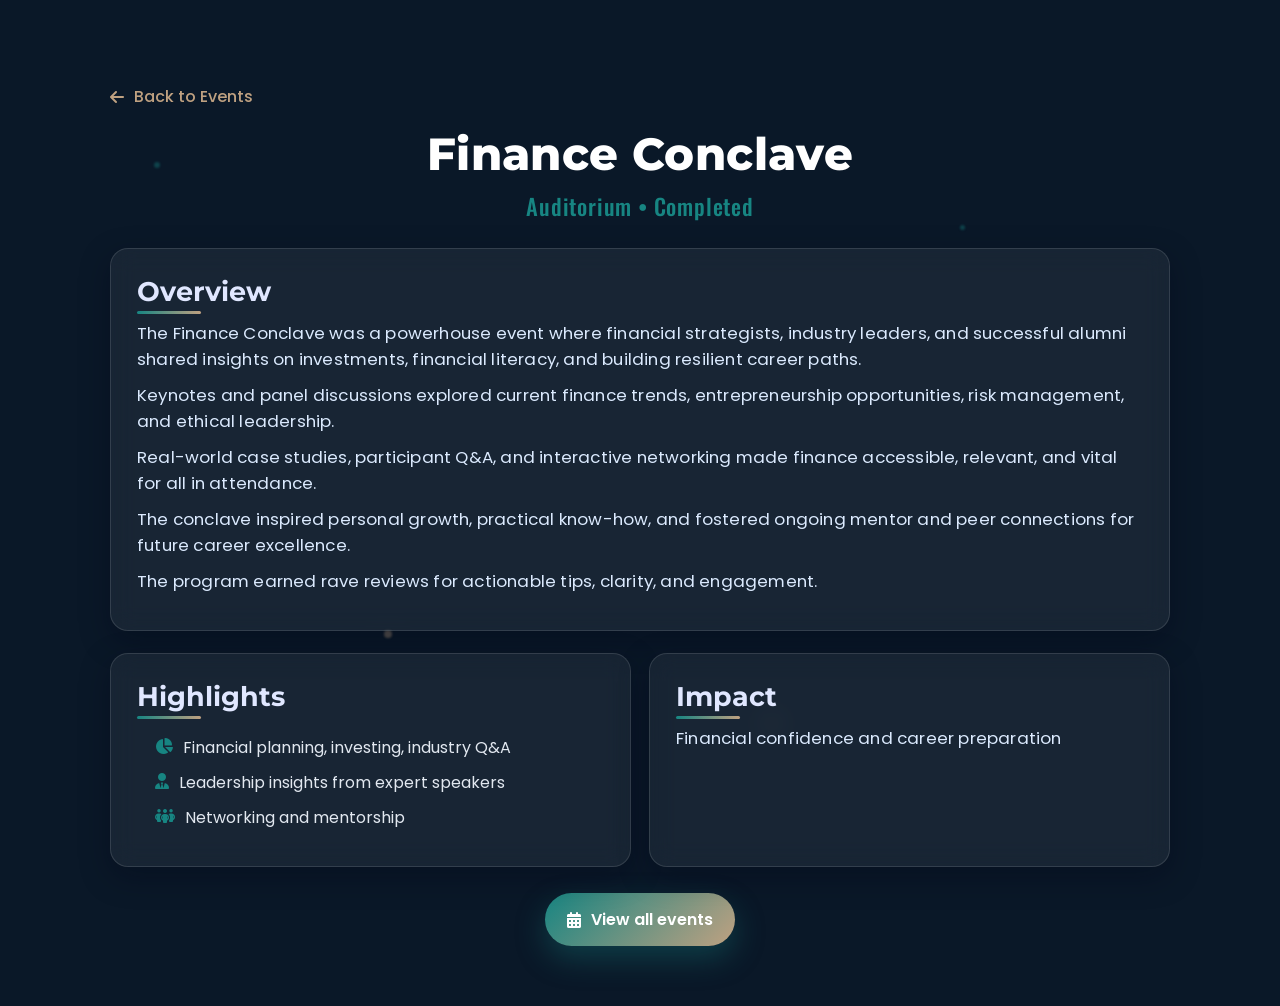
<file: review_iste_website/finance-conclave-details.html>
<!DOCTYPE html>
<html lang="en">
  <head>
    <meta charset="UTF-8" />
    <meta name="viewport" content="width=device-width, initial-scale=1.0" />
    <title>Finance Conclave - Details</title>
    <link
      href="https://fonts.googleapis.com/css2?family=Montserrat:wght@500;700;800&family=Oswald:wght@500;700&family=Poppins:wght@400;500;600&display=swap"
      rel="stylesheet"
    />
    <link
      rel="stylesheet"
      href="https://cdnjs.cloudflare.com/ajax/libs/font-awesome/6.7.2/css/all.min.css"
    />
    <style>
      * {
        margin: 0;
        padding: 0;
        box-sizing: border-box;
      }
      body {
        font-family: "Poppins", system-ui;
        color: #e5e7eb;
        background-color: #0a1828;
        min-height: 100vh;
        overflow-x: hidden;
      }
      .particles {
        position: fixed;
        inset: 0;
        z-index: -1;
        overflow: hidden;
      }
      .particle {
        position: absolute;
        border-radius: 50%;
        filter: blur(1px);
        opacity: 0.4;
        animation: float 14s ease-in-out infinite;
      }
      .particle.p1 {
        width: 6px;
        height: 6px;
        background: #178582;
        left: 12%;
        top: 18%;
      } /* turquoise */
      .particle.p2 {
        width: 8px;
        height: 8px;
        background: #bfa181;
        left: 30%;
        top: 70%;
        animation-duration: 16s;
      } /* gold */
      .particle.p3 {
        width: 5px;
        height: 5px;
        background: #178582;
        left: 75%;
        top: 25%;
        animation-duration: 18s;
      } /* turquoise */
      .particle.p4 {
        width: 7px;
        height: 7px;
        background: #bfa181;
        left: 60%;
        top: 80%;
        animation-duration: 20s;
      } /* gold */
      @keyframes float {
        0% {
          transform: translateY(0);
        }
        50% {
          transform: translateY(-18px);
        }
        100% {
          transform: translateY(0);
        }
      }
      .wrap {
        max-width: 1100px;
        margin: 0 auto;
        padding: 84px 20px 60px;
      }
      .back {
        display: inline-flex;
        gap: 10px;
        align-items: center;
        color: #bfa181;
        text-decoration: none;
        margin-bottom: 18px;
        font-weight: 500;
      }
      .hero {
        text-align: center;
        margin-bottom: 26px;
        animation: fadeUp 0.7s ease both;
      }
      .title {
        font-family: "Montserrat", sans-serif;
        font-weight: 800;
        font-size: 2.8rem;
        letter-spacing: 0.4px;
        color: #fff;
      }
      .subtitle {
        font-family: "Oswald", sans-serif;
        font-weight: 500;
        font-size: 1.4rem;
        color: #178582;
        margin-top: 8px;
        letter-spacing: 0.8px;
      }
      @keyframes fadeUp {
        from {
          opacity: 0;
          transform: translateY(16px);
        }
        to {
          opacity: 1;
          transform: translateY(0);
        }
      }
      .grid {
        display: grid;
        gap: 18px;
        grid-template-columns: 1fr;
        margin-top: 22px;
      }
      @media (min-width: 940px) {
        .grid {
          grid-template-columns: 1fr 1fr;
        }
      }
      .card {
        background: rgba(255, 255, 255, 0.06);
        border: 1px solid rgba(255, 255, 255, 0.12);
        border-radius: 18px;
        padding: 26px;
        backdrop-filter: blur(12px);
        box-shadow: 0 10px 30px rgba(2, 6, 23, 0.35);
        transition: transform 0.25s ease, box-shadow 0.25s ease;
      }
      .card:hover {
        transform: translateY(-3px);
        box-shadow: 0 18px 40px rgba(2, 6, 23, 0.5);
      }
      .card h2 {
        font-family: "Montserrat", sans-serif;
        font-weight: 700;
        font-size: 1.7rem;
        color: #e0e7ff;
        display: inline-block;
        position: relative;
        margin-bottom: 12px;
      }
      .card h2::after {
        content: "";
        position: absolute;
        left: 0;
        bottom: -6px;
        width: 64px;
        height: 3px;
        background: linear-gradient(90deg, #178582, #bfa181);
        border-radius: 2px;
        animation: underline 0.9s ease both;
      }
      @keyframes underline {
        from {
          width: 0;
        }
        to {
          width: 64px;
        }
      }
      p {
        font-size: 1.05rem;
        letter-spacing: 0.2px;
        color: #dbeafe;
        margin-bottom: 10px;
      }
      ul {
        margin-left: 18px;
      }
      li {
        margin: 6px 0;
        color: #e2e8f0;
      }
      .icon-list li {
        list-style: none;
        margin: 10px 0;
        display: flex;
        gap: 10px;
        align-items: flex-start;
      }
      .icon-list i {
        color: #178582;
        margin-top: 3px;
      }
      .gallery {
        display: grid;
        grid-template-columns: repeat(auto-fit, minmax(160px, 1fr));
        gap: 10px;
        margin-top: 8px;
      }
      .thumb {
        width: 100%;
        aspect-ratio: 4/3;
        border-radius: 12px;
        background: linear-gradient(135deg, #178582, #bfa181);
        display: grid;
        place-items: center;
        color: #fff;
        cursor: pointer;
        box-shadow: 0 8px 22px rgba(2, 6, 23, 0.35);
        transition: transform 0.25s ease;
      }
      .thumb:hover {
        transform: translateY(-3px);
      }
      .lightbox {
        position: fixed;
        inset: 0;
        background: rgba(0, 0, 0, 0.75);
        display: none;
        align-items: center;
        justify-content: center;
        z-index: 50;
      }
      .lightbox.open {
        display: flex;
      }
      .lightbox img {
        max-width: 90vw;
        max-height: 85vh;
        border-radius: 12px;
        box-shadow: 0 10px 34px rgba(0, 0, 0, 0.5);
      }
      .cta-wrap {
        text-align: center;
        margin-top: 26px;
      }
      .cta {
        display: inline-flex;
        align-items: center;
        gap: 10px;
        padding: 14px 22px;
        border-radius: 999px;
        background: linear-gradient(135deg, #178582, #bfa181);
        color: #fff;
        text-decoration: none;
        box-shadow: 0 12px 30px rgba(23, 133, 130, 0.35);
        transition: transform 0.2s ease, box-shadow 0.2s ease;
        font-weight: 600;
      }
      .cta:hover {
        transform: translateY(-2px);
        box-shadow: 0 16px 40px rgba(23, 133, 130, 0.45);
      }
    </style>
  </head>
  <body>
    <div class="particles">
      <span class="particle p1"></span>
      <span class="particle p2"></span>
      <span class="particle p3"></span>
      <span class="particle p4"></span>
    </div>
    <div class="wrap">
      <a class="back" href="event.html"
        ><i class="fas fa-arrow-left"></i> Back to Events</a
      >
      <header class="hero">
        <h1 class="title">Finance Conclave</h1>
        <p class="subtitle">Auditorium • Completed</p>
      </header>
      <section class="card">
        <h2>Overview</h2>
        <p>
          The Finance Conclave was a powerhouse event where financial
          strategists, industry leaders, and successful alumni shared insights
          on investments, financial literacy, and building resilient career
          paths.
        </p>
        <p>
          Keynotes and panel discussions explored current finance trends,
          entrepreneurship opportunities, risk management, and ethical
          leadership.
        </p>
        <p>
          Real-world case studies, participant Q&amp;A, and interactive
          networking made finance accessible, relevant, and vital for all in
          attendance.
        </p>
        <p>
          The conclave inspired personal growth, practical know-how, and
          fostered ongoing mentor and peer connections for future career
          excellence.
        </p>
        <p>
          The program earned rave reviews for actionable tips, clarity, and
          engagement.
        </p>
      </section>
      <section class="grid">
        <div class="card">
          <h2>Highlights</h2>
          <ul class="icon-list">
            <li>
              <i class="fas fa-chart-pie"></i
              ><span>Financial planning, investing, industry Q&amp;A</span>
            </li>
            <li>
              <i class="fas fa-user-tie"></i
              ><span>Leadership insights from expert speakers</span>
            </li>
            <li>
              <i class="fas fa-people-group"></i
              ><span>Networking and mentorship</span>
            </li>
          </ul>
        </div>
        <div class="card">
          <h2>Impact</h2>
          <p>Financial confidence and career preparation</p>
        </div>
      </section>
      <div class="cta-wrap">
        <a class="cta" href="event.html"
          ><i class="fas fa-calendar-days"></i> View all events</a
        >
      </div>
    </div>
  </body>
</html>
</file>
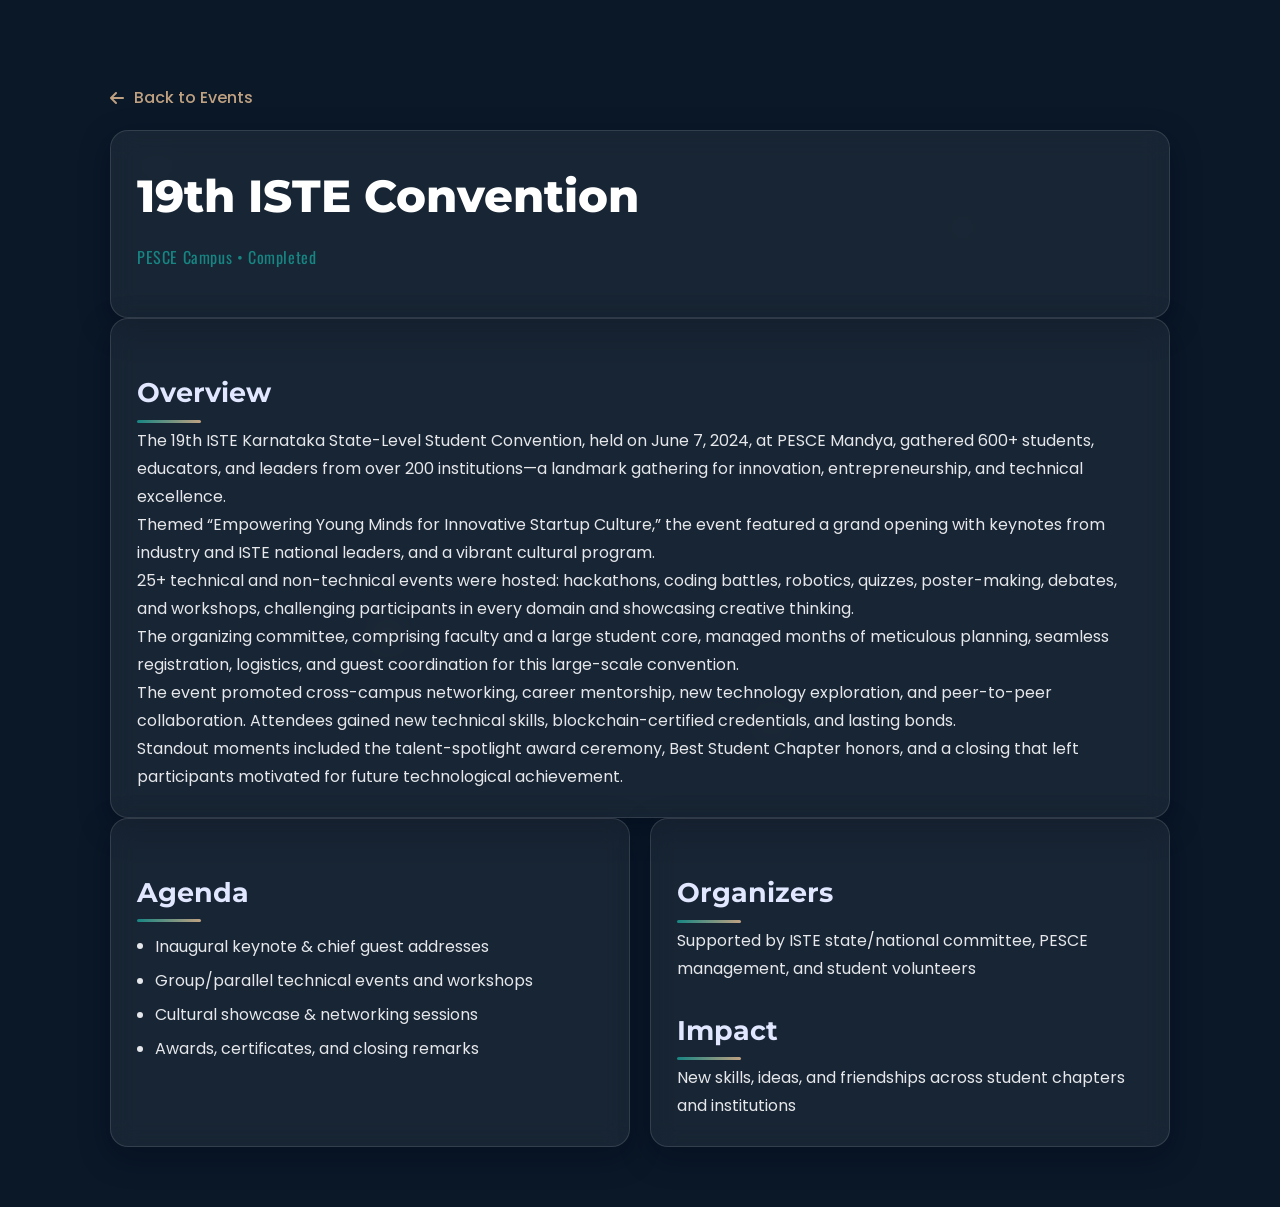
<file: review_iste_website/iste-convention-19-details.html>
<!DOCTYPE html>
<html lang="en">
  <head>
    <meta charset="UTF-8" />
    <meta name="viewport" content="width=device-width, initial-scale=1.0" />
    <title>19th ISTE Convention - Details</title>
    <link
      href="https://fonts.googleapis.com/css2?family=Montserrat:wght@500;700;800&family=Oswald:wght@500;700&family=Poppins:wght@400;500;600&display=swap"
      rel="stylesheet"
    />
    <link
      rel="stylesheet"
      href="https://cdnjs.cloudflare.com/ajax/libs/font-awesome/6.7.2/css/all.min.css"
    />
    <style>
      * {
        margin: 0;
        padding: 0;
        box-sizing: border-box;
      }
      body {
        font-family: "Poppins", system-ui;
        color: #e5e7eb;
        background-color: #0a1828;
        line-height: 1.75;
        min-height: 100vh;
        overflow-x: hidden;
      }
      .particles {
        position: fixed;
        inset: 0;
        z-index: -1;
        overflow: hidden;
      }
      .particle {
        position: absolute;
        border-radius: 50%;
        filter: blur(1px);
        opacity: 0.4;
        animation: float 14s ease-in-out infinite;
      }
      .particle.p1 {
        width: 6px;
        height: 6px;
        background: #178582;
        left: 12%;
        top: 18%;
      } /* turquoise */
      .particle.p2 {
        width: 8px;
        height: 8px;
        background: #bfa181;
        left: 30%;
        top: 70%;
        animation-duration: 16s;
      } /* gold */
      .particle.p3 {
        width: 5px;
        height: 5px;
        background: #178582;
        left: 75%;
        top: 25%;
        animation-duration: 18s;
      } /* turquoise */
      .particle.p4 {
        width: 7px;
        height: 7px;
        background: #bfa181;
        left: 60%;
        top: 80%;
        animation-duration: 20s;
      } /* gold */
      @keyframes float {
        0% {
          transform: translateY(0);
        }
        50% {
          transform: translateY(-18px);
        }
        100% {
          transform: translateY(0);
        }
      }
      .wrap {
        max-width: 1100px;
        margin: 0 auto;
        padding: 84px 20px 60px;
      }
      .back {
        display: inline-flex;
        align-items: center;
        gap: 10px;
        color: #bfa181;
        text-decoration: none;
        margin-bottom: 18px;
        font-weight: 500;
      }
      .card {
        background: rgba(255, 255, 255, 0.06);
        border: 1px solid rgba(255, 255, 255, 0.12);
        border-radius: 18px;
        padding: 26px;
        backdrop-filter: blur(12px);
        box-shadow: 0 10px 30px rgba(2, 6, 23, 0.35);
      }
      h1 {
        font-family: "Montserrat", sans-serif;
        font-weight: 800;
        font-size: 2.8rem;
        color: #fff;
        margin-bottom: 8px;
      }
      .sub {
        color: #178582;
        margin-bottom: 20px;
        font-family: "Oswald", sans-serif;
        letter-spacing: 0.6px;
      }
      h2 {
        font-family: "Montserrat", sans-serif;
        font-weight: 700;
        font-size: 1.7rem;
        color: #e0e7ff;
        margin: 24px 0 10px;
        position: relative;
        display: inline-block;
      }
      h2::after {
        content: "";
        position: absolute;
        left: 0;
        bottom: -6px;
        width: 64px;
        height: 3px;
        background: linear-gradient(90deg, #178582, #bfa181);
        border-radius: 2px;
      }
      ul {
        margin-left: 18px;
      }
      li {
        margin: 6px 0;
      }
      .grid {
        display: grid;
        grid-template-columns: 1fr;
        gap: 20px;
      }
      @media (min-width: 880px) {
        .grid {
          grid-template-columns: 1fr 1fr;
        }
      }
    </style>
  </head>
  <body>
    <div class="particles">
      <span class="particle p1"></span><span class="particle p2"></span
      ><span class="particle p3"></span><span class="particle p4"></span>
    </div>
    <div class="wrap">
      <a class="back" href="event.html"
        ><i class="fas fa-arrow-left"></i> Back to Events</a
      >
      <header class="card">
        <h1>19th ISTE Convention</h1>
        <p class="sub">PESCE Campus • Completed</p>
      </header>
      <section class="card">
        <h2>Overview</h2>
        <p>
          The 19th ISTE Karnataka State-Level Student Convention, held on June
          7, 2024, at PESCE Mandya, gathered 600+ students, educators, and
          leaders from over 200 institutions—a landmark gathering for
          innovation, entrepreneurship, and technical excellence.
        </p>
        <p>
          Themed “Empowering Young Minds for Innovative Startup Culture,” the
          event featured a grand opening with keynotes from industry and ISTE
          national leaders, and a vibrant cultural program.
        </p>
        <p>
          25+ technical and non-technical events were hosted: hackathons, coding
          battles, robotics, quizzes, poster-making, debates, and workshops,
          challenging participants in every domain and showcasing creative
          thinking.
        </p>
        <p>
          The organizing committee, comprising faculty and a large student core,
          managed months of meticulous planning, seamless registration,
          logistics, and guest coordination for this large-scale convention.
        </p>
        <p>
          The event promoted cross-campus networking, career mentorship, new
          technology exploration, and peer-to-peer collaboration. Attendees
          gained new technical skills, blockchain-certified credentials, and
          lasting bonds.
        </p>
        <p>
          Standout moments included the talent-spotlight award ceremony, Best
          Student Chapter honors, and a closing that left participants motivated
          for future technological achievement.
        </p>
      </section>
      <section class="grid">
        <div class="card">
          <h2>Agenda</h2>
          <ul>
            <li>Inaugural keynote & chief guest addresses</li>
            <li>Group/parallel technical events and workshops</li>
            <li>Cultural showcase & networking sessions</li>
            <li>Awards, certificates, and closing remarks</li>
          </ul>
        </div>
        <div class="card">
          <h2>Organizers</h2>
          <p>
            Supported by ISTE state/national committee, PESCE management, and
            student volunteers
          </p>
          <h2>Impact</h2>
          <p>
            New skills, ideas, and friendships across student chapters and
            institutions
          </p>
        </div>
      </section>
    </div>
  </body>
</html>
</file>
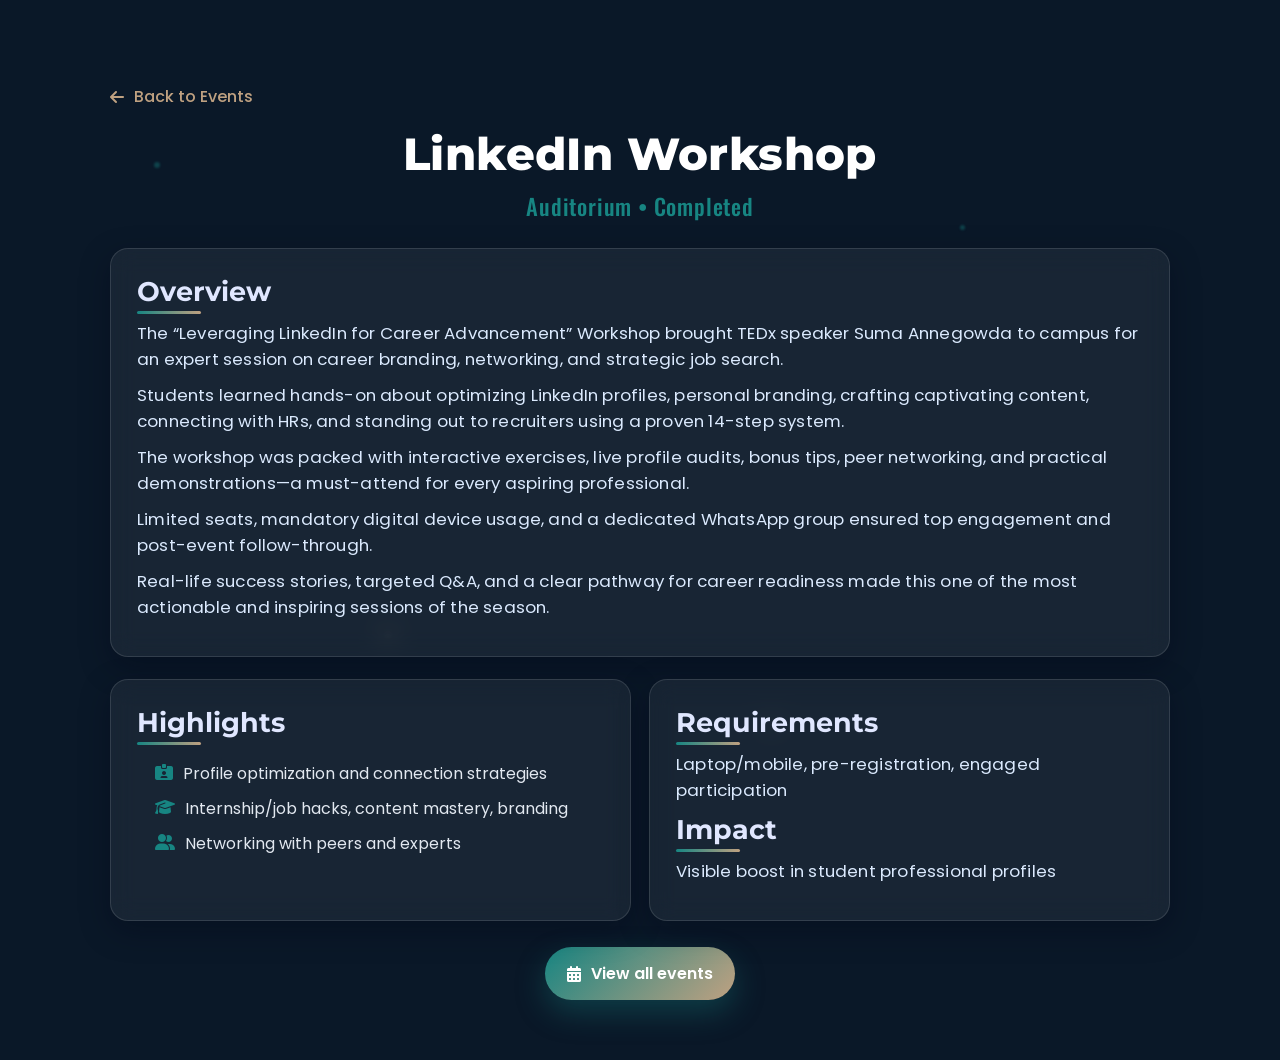
<file: review_iste_website/linkedin-workshop-details.html>
<!DOCTYPE html>
<html lang="en">
  <head>
    <meta charset="UTF-8" />
    <meta name="viewport" content="width=device-width, initial-scale=1.0" />
    <title>LinkedIn Workshop - Details</title>
    <link
      href="https://fonts.googleapis.com/css2?family=Montserrat:wght@500;700;800&family=Oswald:wght@500;700&family=Poppins:wght@400;500;600&display=swap"
      rel="stylesheet"
    />
    <link
      rel="stylesheet"
      href="https://cdnjs.cloudflare.com/ajax/libs/font-awesome/6.7.2/css/all.min.css"
    />
    <style>
      * {
        margin: 0;
        padding: 0;
        box-sizing: border-box;
      }
      body {
        font-family: "Poppins", system-ui;
        color: #e5e7eb;
        background-color: #0a1828;
        min-height: 100vh;
        overflow-x: hidden;
      }
      .particles {
        position: fixed;
        inset: 0;
        z-index: -1;
        overflow: hidden;
      }
      .particle {
        position: absolute;
        border-radius: 50%;
        filter: blur(1px);
        opacity: 0.4;
        animation: float 14s ease-in-out infinite;
      }
      .particle.p1 {
        width: 6px;
        height: 6px;
        background: #178582;
        left: 12%;
        top: 18%;
      } /* turquoise */
      .particle.p2 {
        width: 8px;
        height: 8px;
        background: #bfa181;
        left: 30%;
        top: 70%;
        animation-duration: 16s;
      } /* gold */
      .particle.p3 {
        width: 5px;
        height: 5px;
        background: #178582;
        left: 75%;
        top: 25%;
        animation-duration: 18s;
      } /* turquoise */
      .particle.p4 {
        width: 7px;
        height: 7px;
        background: #bfa181;
        left: 60%;
        top: 80%;
        animation-duration: 20s;
      } /* gold */
      @keyframes float {
        0% {
          transform: translateY(0);
        }
        50% {
          transform: translateY(-18px);
        }
        100% {
          transform: translateY(0);
        }
      }
      .wrap {
        max-width: 1100px;
        margin: 0 auto;
        padding: 84px 20px 60px;
      }
      .back {
        display: inline-flex;
        gap: 10px;
        align-items: center;
        color: #bfa181;
        text-decoration: none;
        margin-bottom: 18px;
        font-weight: 500;
      }
      .hero {
        text-align: center;
        margin-bottom: 26px;
        animation: fadeUp 0.7s ease both;
      }
      .title {
        font-family: "Montserrat", sans-serif;
        font-weight: 800;
        font-size: 2.8rem;
        letter-spacing: 0.4px;
        color: #fff;
      }
      .subtitle {
        font-family: "Oswald", sans-serif;
        font-weight: 500;
        font-size: 1.4rem;
        color: #178582;
        margin-top: 8px;
        letter-spacing: 0.8px;
      }
      @keyframes fadeUp {
        from {
          opacity: 0;
          transform: translateY(16px);
        }
        to {
          opacity: 1;
          transform: translateY(0);
        }
      }
      .grid {
        display: grid;
        gap: 18px;
        grid-template-columns: 1fr;
        margin-top: 22px;
      }
      @media (min-width: 940px) {
        .grid {
          grid-template-columns: 1fr 1fr;
        }
      }
      .card {
        background: rgba(255, 255, 255, 0.06);
        border: 1px solid rgba(255, 255, 255, 0.12);
        border-radius: 18px;
        padding: 26px;
        backdrop-filter: blur(12px);
        box-shadow: 0 10px 30px rgba(2, 6, 23, 0.35);
        transition: transform 0.25s ease, box-shadow 0.25s ease;
      }
      .card:hover {
        transform: translateY(-3px);
        box-shadow: 0 18px 40px rgba(2, 6, 23, 0.5);
      }
      .card h2 {
        font-family: "Montserrat", sans-serif;
        font-weight: 700;
        font-size: 1.7rem;
        color: #e0e7ff;
        display: inline-block;
        position: relative;
        margin-bottom: 12px;
      }
      .card h2::after {
        content: "";
        position: absolute;
        left: 0;
        bottom: -6px;
        width: 64px;
        height: 3px;
        background: linear-gradient(90deg, #178582, #bfa181);
        border-radius: 2px;
        animation: underline 0.9s ease both;
      }
      @keyframes underline {
        from {
          width: 0;
        }
        to {
          width: 64px;
        }
      }
      p {
        font-size: 1.05rem;
        letter-spacing: 0.2px;
        color: #dbeafe;
        margin-bottom: 10px;
      }
      ul {
        margin-left: 18px;
      }
      li {
        margin: 6px 0;
        color: #e2e8f0;
      }
      .icon-list li {
        list-style: none;
        margin: 10px 0;
        display: flex;
        gap: 10px;
        align-items: flex-start;
      }
      .icon-list i {
        color: #178582;
        margin-top: 3px;
      }
      .gallery {
        display: grid;
        grid-template-columns: repeat(auto-fit, minmax(160px, 1fr));
        gap: 10px;
        margin-top: 8px;
      }
      .thumb {
        width: 100%;
        aspect-ratio: 4/3;
        border-radius: 12px;
        background: linear-gradient(135deg, #178582, #bfa181);
        display: grid;
        place-items: center;
        color: #fff;
        cursor: pointer;
        box-shadow: 0 8px 22px rgba(2, 6, 23, 0.35);
        transition: transform 0.25s ease;
      }
      .thumb:hover {
        transform: translateY(-3px);
      }
      .lightbox {
        position: fixed;
        inset: 0;
        background: rgba(0, 0, 0, 0.75);
        display: none;
        align-items: center;
        justify-content: center;
        z-index: 50;
      }
      .lightbox.open {
        display: flex;
      }
      .lightbox img {
        max-width: 90vw;
        max-height: 85vh;
        border-radius: 12px;
        box-shadow: 0 10px 34px rgba(0, 0, 0, 0.5);
      }
      .cta-wrap {
        text-align: center;
        margin-top: 26px;
      }
      .cta {
        display: inline-flex;
        align-items: center;
        gap: 10px;
        padding: 14px 22px;
        border-radius: 999px;
        background: linear-gradient(135deg, #178582, #bfa181);
        color: #fff;
        text-decoration: none;
        box-shadow: 0 12px 30px rgba(23, 133, 130, 0.35);
        transition: transform 0.2s ease, box-shadow 0.2s ease;
        font-weight: 600;
      }
      .cta:hover {
        transform: translateY(-2px);
        box-shadow: 0 16px 40px rgba(23, 133, 130, 0.45);
      }
    </style>
  </head>
  <body>
    <div class="particles">
      <span class="particle p1"></span>
      <span class="particle p2"></span>
      <span class="particle p3"></span>
      <span class="particle p4"></span>
    </div>
    <div class="wrap">
      <a class="back" href="event.html"
        ><i class="fas fa-arrow-left"></i> Back to Events</a
      >
      <header class="hero">
        <h1 class="title">LinkedIn Workshop</h1>
        <p class="subtitle">Auditorium • Completed</p>
      </header>
      <section class="card">
        <h2>Overview</h2>
        <p>
          The “Leveraging LinkedIn for Career Advancement” Workshop brought TEDx
          speaker Suma Annegowda to campus for an expert session on career
          branding, networking, and strategic job search.
        </p>
        <p>
          Students learned hands-on about optimizing LinkedIn profiles, personal
          branding, crafting captivating content, connecting with HRs, and
          standing out to recruiters using a proven 14-step system.
        </p>
        <p>
          The workshop was packed with interactive exercises, live profile
          audits, bonus tips, peer networking, and practical demonstrations—a
          must-attend for every aspiring professional.
        </p>
        <p>
          Limited seats, mandatory digital device usage, and a dedicated
          WhatsApp group ensured top engagement and post-event follow-through.
        </p>
        <p>
          Real-life success stories, targeted Q&amp;A, and a clear pathway for
          career readiness made this one of the most actionable and inspiring
          sessions of the season.
        </p>
      </section>
      <section class="grid">
        <div class="card">
          <h2>Highlights</h2>
          <ul class="icon-list">
            <li>
              <i class="fas fa-id-card-clip"></i
              ><span>Profile optimization and connection strategies</span>
            </li>
            <li>
              <i class="fas fa-graduation-cap"></i
              ><span>Internship/job hacks, content mastery, branding</span>
            </li>
            <li>
              <i class="fas fa-user-group"></i
              ><span>Networking with peers and experts</span>
            </li>
          </ul>
        </div>
        <div class="card">
          <h2>Requirements</h2>
          <p>Laptop/mobile, pre-registration, engaged participation</p>
          <h2>Impact</h2>
          <p>Visible boost in student professional profiles</p>
        </div>
      </section>
      <div class="cta-wrap">
        <a class="cta" href="event.html"
          ><i class="fas fa-calendar-days"></i> View all events</a
        >
      </div>
    </div>
  </body>
</html>
</file>
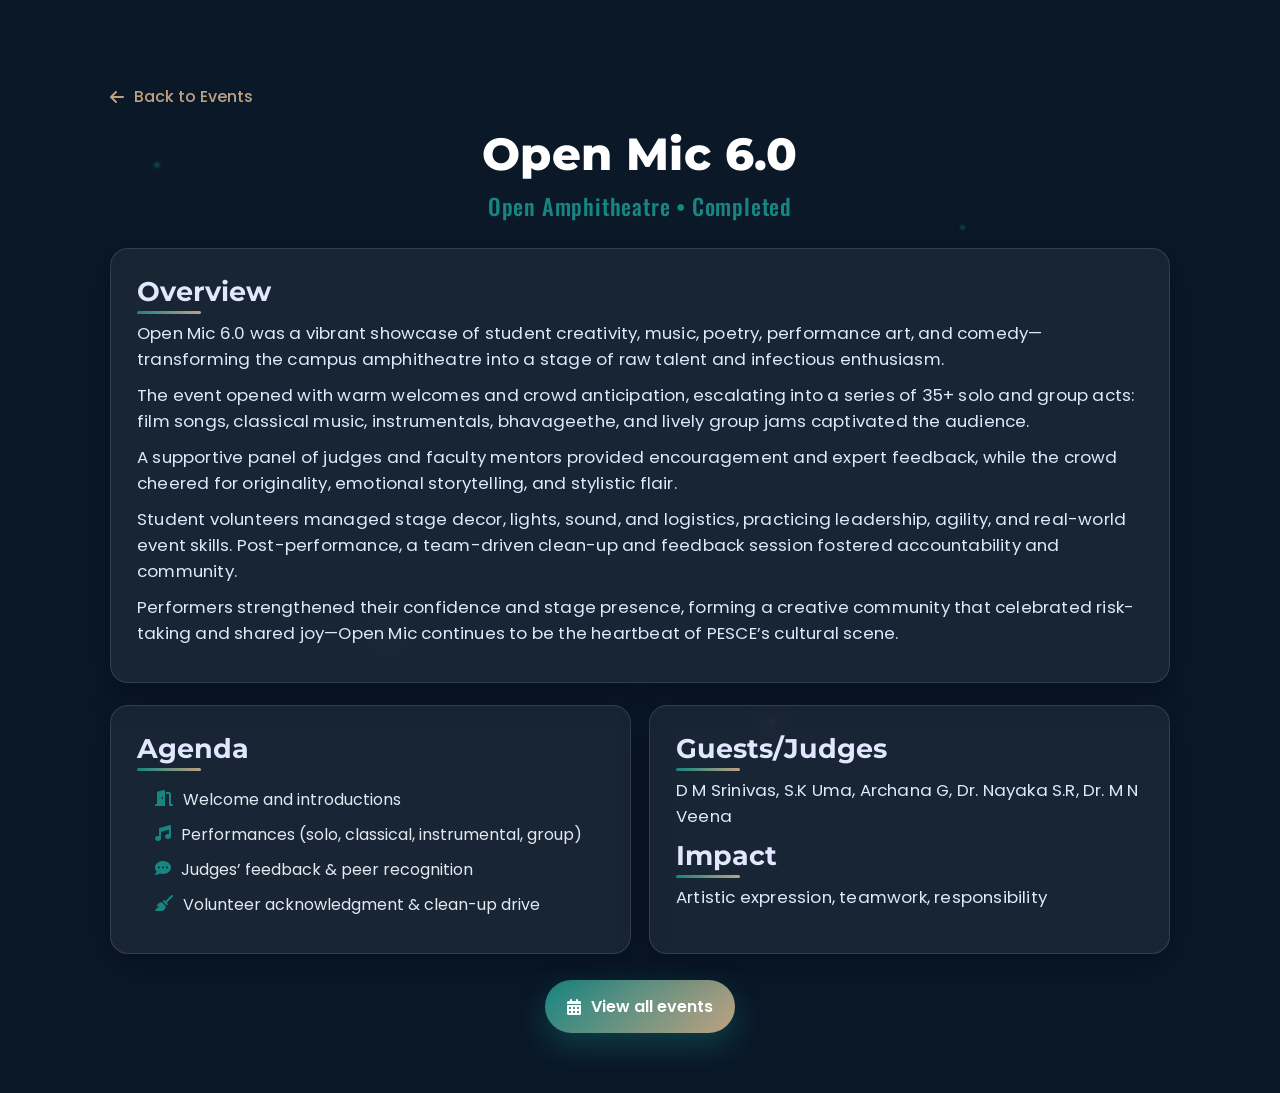
<file: review_iste_website/open-mic-6-details.html>
<!DOCTYPE html>
<html lang="en">
  <head>
    <meta charset="UTF-8" />
    <meta name="viewport" content="width=device-width, initial-scale=1.0" />
    <title>Open Mic 6.0 - Details</title>
    <link
      href="https://fonts.googleapis.com/css2?family=Montserrat:wght@500;700;800&family=Oswald:wght@500;700&family=Poppins:wght@400;500;600&display=swap"
      rel="stylesheet"
    />
    <link
      rel="stylesheet"
      href="https://cdnjs.cloudflare.com/ajax/libs/font-awesome/6.7.2/css/all.min.css"
    />
    <style>
      * {
        margin: 0;
        padding: 0;
        box-sizing: border-box;
      }
      body {
        font-family: "Poppins", system-ui;
        color: #e5e7eb;
        background-color: #0a1828;
        min-height: 100vh;
        overflow-x: hidden;
      }
      .particles {
        position: fixed;
        inset: 0;
        z-index: -1;
        overflow: hidden;
      }
      .particle {
        position: absolute;
        border-radius: 50%;
        filter: blur(1px);
        opacity: 0.4;
        animation: float 14s ease-in-out infinite;
      }
      .particle.p1 {
        width: 6px;
        height: 6px;
        background: #178582;
        left: 12%;
        top: 18%;
      } /* turquoise */
      .particle.p2 {
        width: 8px;
        height: 8px;
        background: #bfa181;
        left: 30%;
        top: 70%;
        animation-duration: 16s;
      } /* gold */
      .particle.p3 {
        width: 5px;
        height: 5px;
        background: #178582;
        left: 75%;
        top: 25%;
        animation-duration: 18s;
      } /* turquoise */
      .particle.p4 {
        width: 7px;
        height: 7px;
        background: #bfa181;
        left: 60%;
        top: 80%;
        animation-duration: 20s;
      } /* gold */
      @keyframes float {
        0% {
          transform: translateY(0);
        }
        50% {
          transform: translateY(-18px);
        }
        100% {
          transform: translateY(0);
        }
      }

      .wrap {
        max-width: 1100px;
        margin: 0 auto;
        padding: 84px 20px 60px;
      }
      .back {
        display: inline-flex;
        gap: 10px;
        align-items: center;
        color: #bfa181;
        text-decoration: none;
        margin-bottom: 18px;
        font-weight: 500;
      }
      .hero {
        text-align: center;
        margin-bottom: 26px;
        animation: fadeUp 0.7s ease both;
      }
      .title {
        font-family: "Montserrat", sans-serif;
        font-weight: 800;
        font-size: 2.8rem;
        letter-spacing: 0.4px;
        color: #fff;
      }
      .subtitle {
        font-family: "Oswald", sans-serif;
        font-weight: 500;
        font-size: 1.4rem;
        color: #178582;
        margin-top: 8px;
        letter-spacing: 0.8px;
      }
      @keyframes fadeUp {
        from {
          opacity: 0;
          transform: translateY(16px);
        }
        to {
          opacity: 1;
          transform: translateY(0);
        }
      }

      .grid {
        display: grid;
        gap: 18px;
        grid-template-columns: 1fr;
        margin-top: 22px;
      }
      @media (min-width: 940px) {
        .grid {
          grid-template-columns: 1fr 1fr;
        }
      }
      .card {
        background: rgba(255, 255, 255, 0.06);
        border: 1px solid rgba(255, 255, 255, 0.12);
        border-radius: 18px;
        padding: 26px;
        backdrop-filter: blur(12px);
        box-shadow: 0 10px 30px rgba(2, 6, 23, 0.35);
        transition: transform 0.25s ease, box-shadow 0.25s ease;
      }
      .card:hover {
        transform: translateY(-3px);
        box-shadow: 0 18px 40px rgba(2, 6, 23, 0.5);
      }
      .card h2 {
        font-family: "Montserrat", sans-serif;
        font-weight: 700;
        font-size: 1.7rem;
        color: #e0e7ff;
        display: inline-block;
        position: relative;
        margin-bottom: 12px;
      }
      .card h2::after {
        content: "";
        position: absolute;
        left: 0;
        bottom: -6px;
        width: 64px;
        height: 3px;
        background: linear-gradient(90deg, #178582, #bfa181);
        border-radius: 2px;
        animation: underline 0.9s ease both;
      }
      @keyframes underline {
        from {
          width: 0;
        }
        to {
          width: 64px;
        }
      }
      p {
        font-size: 1.05rem;
        letter-spacing: 0.2px;
        color: #dbeafe;
        margin-bottom: 10px;
      }
      ul {
        margin-left: 18px;
      }
      li {
        margin: 6px 0;
        color: #e2e8f0;
      }
      .icon-list li {
        list-style: none;
        margin: 10px 0;
        display: flex;
        gap: 10px;
        align-items: flex-start;
      }
      .icon-list i {
        color: #178582;
        margin-top: 3px;
      }
      .gallery {
        display: grid;
        grid-template-columns: repeat(auto-fit, minmax(160px, 1fr));
        gap: 10px;
        margin-top: 8px;
      }
      .thumb {
        width: 100%;
        aspect-ratio: 4/3;
        border-radius: 12px;
        background: linear-gradient(135deg, #178582, #bfa181);
        display: grid;
        place-items: center;
        color: #fff;
        cursor: pointer;
        box-shadow: 0 8px 22px rgba(2, 6, 23, 0.35);
        transition: transform 0.25s ease;
      }
      .thumb:hover {
        transform: translateY(-3px);
      }
      .lightbox {
        position: fixed;
        inset: 0;
        background: rgba(0, 0, 0, 0.75);
        display: none;
        align-items: center;
        justify-content: center;
        z-index: 50;
      }
      .lightbox.open {
        display: flex;
      }
      .lightbox img {
        max-width: 90vw;
        max-height: 85vh;
        border-radius: 12px;
        box-shadow: 0 10px 34px rgba(0, 0, 0, 0.5);
      }
      .cta-wrap {
        text-align: center;
        margin-top: 26px;
      }
      .cta {
        display: inline-flex;
        align-items: center;
        gap: 10px;
        padding: 14px 22px;
        border-radius: 999px;
        background: linear-gradient(135deg, #178582, #bfa181);
        color: #fff;
        text-decoration: none;
        box-shadow: 0 12px 30px rgba(23, 133, 130, 0.35);
        transition: transform 0.2s ease, box-shadow 0.2s ease;
        font-weight: 600;
      }
      .cta:hover {
        transform: translateY(-2px);
        box-shadow: 0 16px 40px rgba(23, 133, 130, 0.45);
      }
    </style>
  </head>
  <body>
    <div class="particles">
      <span class="particle p1"></span>
      <span class="particle p2"></span>
      <span class="particle p3"></span>
      <span class="particle p4"></span>
    </div>
    <div class="wrap">
      <a class="back" href="event.html"
        ><i class="fas fa-arrow-left"></i> Back to Events</a
      >
      <header class="hero">
        <h1 class="title">Open Mic 6.0</h1>
        <p class="subtitle">Open Amphitheatre • Completed</p>
      </header>
      <section class="card">
        <h2>Overview</h2>
        <p>
          Open Mic 6.0 was a vibrant showcase of student creativity, music,
          poetry, performance art, and comedy—transforming the campus
          amphitheatre into a stage of raw talent and infectious enthusiasm.
        </p>
        <p>
          The event opened with warm welcomes and crowd anticipation, escalating
          into a series of 35+ solo and group acts: film songs, classical music,
          instrumentals, bhavageethe, and lively group jams captivated the
          audience.
        </p>
        <p>
          A supportive panel of judges and faculty mentors provided
          encouragement and expert feedback, while the crowd cheered for
          originality, emotional storytelling, and stylistic flair.
        </p>
        <p>
          Student volunteers managed stage decor, lights, sound, and logistics,
          practicing leadership, agility, and real-world event skills.
          Post-performance, a team-driven clean-up and feedback session fostered
          accountability and community.
        </p>
        <p>
          Performers strengthened their confidence and stage presence, forming a
          creative community that celebrated risk-taking and shared joy—Open Mic
          continues to be the heartbeat of PESCE’s cultural scene.
        </p>
      </section>
      <section class="grid">
        <div class="card">
          <h2>Agenda</h2>
          <ul class="icon-list">
            <li>
              <i class="fas fa-door-open"></i
              ><span>Welcome and introductions</span>
            </li>
            <li>
              <i class="fas fa-music"></i
              ><span>Performances (solo, classical, instrumental, group)</span>
            </li>
            <li>
              <i class="fas fa-comment-dots"></i
              ><span>Judges’ feedback & peer recognition</span>
            </li>
            <li>
              <i class="fas fa-broom"></i
              ><span>Volunteer acknowledgment & clean-up drive</span>
            </li>
          </ul>
        </div>
        <div class="card">
          <h2>Guests/Judges</h2>
          <p>D M Srinivas, S.K Uma, Archana G, Dr. Nayaka S.R, Dr. M N Veena</p>
          <h2>Impact</h2>
          <p>Artistic expression, teamwork, responsibility</p>
        </div>
      </section>
      <div class="cta-wrap">
        <a class="cta" href="event.html"
          ><i class="fas fa-calendar-days"></i> View all events</a
        >
      </div>
    </div>
  </body>
</html>
</file>
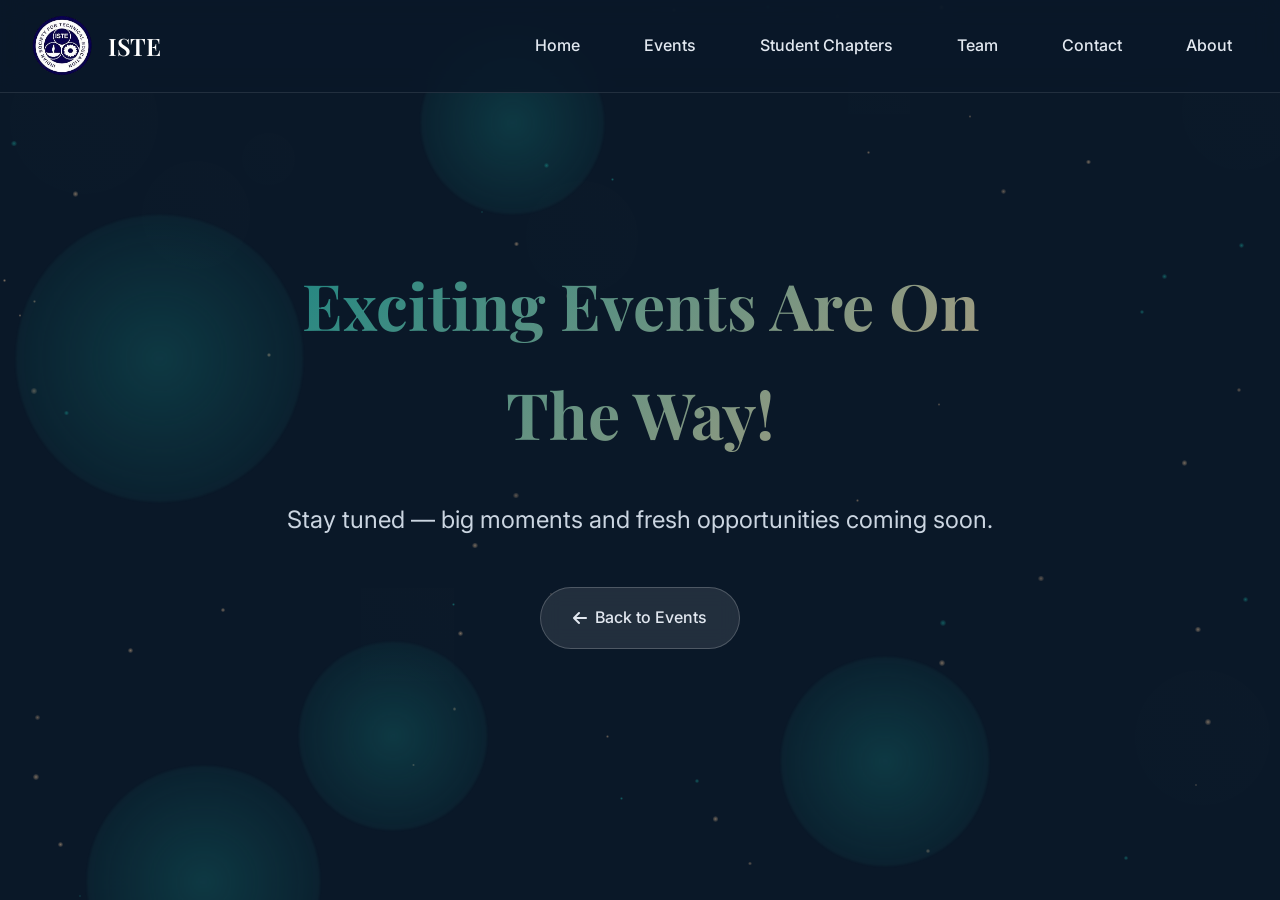
<file: review_iste_website/upcoming-events.html>
<!DOCTYPE html>
<html lang="en">
  <head>
    <meta charset="UTF-8" />
    <meta name="viewport" content="width=device-width, initial-scale=1.0" />
    <title>Upcoming Events - ISTE PESCE</title>
    <link rel="icon" href="images/iste logo.jpeg" type="image/jpeg" />
    <link
      href="https://fonts.googleapis.com/css2?family=Inter:wght@300;400;500;600;700;800&display=swap"
      rel="stylesheet"
    />
    <link
      href="https://fonts.googleapis.com/css2?family=Playfair+Display:wght@400;500;600;700&display=swap"
      rel="stylesheet"
    />
    <link rel="stylesheet" href="navbar.css" />
    <link
      rel="stylesheet"
      href="https://cdnjs.cloudflare.com/ajax/libs/font-awesome/6.7.2/css/all.min.css"
    />

    <style>
      * {
        margin: 0;
        padding: 0;
        box-sizing: border-box;
      }

      body {
        font-family: "Inter", -apple-system, BlinkMacSystemFont, "Segoe UI",
          Roboto, sans-serif;
        background-color: #0a1828;
        color: #ffffff;
        line-height: 1.7;
        overflow-x: hidden;
        position: relative;
        min-height: 100vh;
      }

      /* Animated Background */
      .particle-bg {
        position: fixed;
        width: 100%;
        height: 100%;
        top: 0;
        left: 0;
        z-index: -1;
        background-color: #0a1828;
        overflow: hidden;
      }

      .particle {
        position: absolute;
        background: radial-gradient(
          circle,
          rgba(255, 255, 255, 0.7) 0%,
          rgba(255, 255, 255, 0.1) 70%,
          transparent 100%
        );
        border-radius: 50%;
        pointer-events: none;
        animation: float 8s ease-in-out infinite;
      }

      .particle:nth-child(odd) {
        background: radial-gradient(
          circle,
          rgba(23, 133, 130, 0.6) 0%,
          /* turquoise */ rgba(23, 133, 130, 0.1) 70%,
          transparent 100%
        );
        animation-duration: 12s;
      }

      .particle:nth-child(even) {
        background: radial-gradient(
          circle,
          rgba(191, 161, 129, 0.6) 0%,
          /* gold */ rgba(191, 161, 129, 0.1) 70%,
          transparent 100%
        );
        animation-duration: 10s;
      }

      .particle:nth-child(3n) {
        background: radial-gradient(
          /* a mix for variety */ circle,
          rgba(180, 150, 120, 0.5) 0%,
          rgba(180, 150, 120, 0.1) 70%,
          transparent 100%
        );
        animation-duration: 15s;
      }

      @keyframes float {
        0%,
        100% {
          transform: translateY(0px) rotate(0deg) scale(1);
          opacity: 0.3;
        }
        25% {
          transform: translateY(-15px) rotate(90deg) scale(1.05);
          opacity: 0.6;
        }
        50% {
          transform: translateY(-30px) rotate(180deg) scale(0.95);
          opacity: 0.4;
        }
        75% {
          transform: translateY(-15px) rotate(270deg) scale(1.02);
          opacity: 0.7;
        }
      }

      /* Floating Geometric Shapes */
      .shape {
        position: absolute;
        opacity: 0.08;
        animation: shapeFloat 25s ease-in-out infinite;
      }

      .shape:nth-child(3n) {
        animation-delay: -8s;
      }

      .shape:nth-child(3n + 1) {
        animation-delay: -15s;
      }

      .shape:nth-child(3n + 2) {
        animation-delay: -22s;
      }

      @keyframes shapeFloat {
        0%,
        100% {
          transform: translateY(0px) rotate(0deg) scale(1);
          opacity: 0.08;
        }
        33% {
          transform: translateY(-25px) rotate(120deg) scale(1.1);
          opacity: 0.12;
        }
        66% {
          transform: translateY(-10px) rotate(240deg) scale(0.9);
          opacity: 0.1;
        }
      }

      /* Glowing Orbs */
      .glow-orb {
        position: absolute;
        border-radius: 50%;
        filter: blur(1px);
        animation: glowPulse 8s ease-in-out infinite;
      }

      @keyframes glowPulse {
        0%,
        100% {
          opacity: 0.2;
          transform: scale(1);
        }
        50% {
          opacity: 0.5;
          transform: scale(1.1);
        }
      }

      /* Navbar */
      .navbar {
        background: rgba(10, 24, 40, 0.85);
        backdrop-filter: blur(12px);
        border-bottom: 1px solid rgba(255, 255, 255, 0.1);
        position: fixed;
        top: 0;
        width: 100%;
        z-index: 1000;
        padding: 1rem 2rem;
        transition: all 0.3s ease;
        display: flex;
        justify-content: space-between;
        align-items: center;
      }

      .brand {
        display: flex;
        align-items: center;
        text-decoration: none;
        gap: 1rem;
      }

      .logo-img {
        width: 60px;
        height: 60px;
      }

      .logo:hover {
        transform: scale(1.05);
        box-shadow: 0 6px 25px rgba(99, 102, 241, 0.4);
      }

      .navbar .site-title {
        font-family: "Playfair Display", serif;
        font-size: 1.5rem;
        font-weight: 600;
        color: #ffffff;
        letter-spacing: -0.5px;
      }

      .nav-links {
        list-style: none;
        display: flex;
        gap: 2rem;
        margin: 0;
        padding: 0;
        align-items: center;
      }

      .nav-links a {
        color: #e2e8f0;
        text-decoration: none;
        font-weight: 500;
        transition: all 0.3s ease;
        padding: 0.5rem 1rem;
        border-radius: 8px;
      }

      .nav-links a:hover {
        color: #bfa181; /* gold */
        background: rgba(191, 161, 129, 0.1);
      }

      .dropdown {
        position: relative;
      }

      .dropdown-menu {
        display: none;
        position: absolute;
        top: 100%;
        left: 0;
        background: rgba(10, 24, 40, 0.9);
        backdrop-filter: blur(20px);
        border: 1px solid rgba(255, 255, 255, 0.1);
        border-radius: 12px;
        padding: 0.5rem 0;
        min-width: 200px;
        box-shadow: 0 20px 25px -5px rgba(0, 0, 0, 0.1);
      }

      .dropdown:hover .dropdown-menu {
        display: block;
      }

      .dropdown-menu li {
        list-style: none;
      }

      .dropdown-menu a {
        display: block;
        padding: 0.75rem 1.5rem;
        color: #e2e8f0;
        text-decoration: none;
        transition: all 0.3s ease;
      }

      .dropdown-menu a:hover {
        background: rgba(191, 161, 129, 0.1);
        color: #bfa181; /* gold */
      }

      /* Main Content */
      .main-content {
        display: flex;
        flex-direction: column;
        justify-content: center;
        align-items: center;
        min-height: 100vh;
        padding: 2rem;
        text-align: center;
      }

      .hero-content {
        max-width: 800px;
        z-index: 10;
        position: relative;
      }

      .hero-title {
        font-family: "Playfair Display", serif;
        font-size: 4rem;
        font-weight: 700;
        margin-bottom: 2rem;
        background: linear-gradient(
          135deg,
          #178582,
          #bfa181
        ); /* turquoise to gold */
        -webkit-background-clip: text;
        -webkit-text-fill-color: transparent;
        background-clip: text;
        animation: titleGlow 3s ease-in-out infinite alternate;
      }

      @keyframes titleGlow {
        0% {
          filter: drop-shadow(0 0 20px rgba(23, 133, 130, 0.3));
        }
        100% {
          filter: drop-shadow(0 0 30px rgba(191, 161, 129, 0.5));
        }
      }

      .hero-subtitle {
        font-size: 1.5rem;
        color: #cbd5e1;
        margin-bottom: 3rem;
        line-height: 1.6;
        animation: fadeInUp 1s ease-out 0.5s both;
      }

      .back-button {
        display: inline-flex;
        align-items: center;
        gap: 0.5rem;
        background: rgba(255, 255, 255, 0.1);
        color: #e2e8f0;
        text-decoration: none;
        padding: 1rem 2rem;
        border-radius: 50px;
        font-weight: 500;
        transition: all 0.3s ease;
        backdrop-filter: blur(10px);
        border: 1px solid rgba(255, 255, 255, 0.2);
        animation: fadeInUp 1s ease-out 1s both;
      }

      .back-button:hover {
        background: rgba(23, 133, 130, 0.2);
        color: #ffffff;
        transform: translateY(-2px);
        box-shadow: 0 10px 25px rgba(23, 133, 130, 0.3);
      }

      /* Animations */
      .fade-in {
        opacity: 0;
        transform: translateY(30px);
        animation: fadeInUp 0.8s ease forwards;
      }

      @keyframes fadeInUp {
        to {
          opacity: 1;
          transform: translateY(0);
        }
      }

      /* Responsive Design */
      @media (max-width: 768px) {
        .hero-title {
          font-size: 2.5rem;
        }

        .hero-subtitle {
          font-size: 1.2rem;
        }

        .navbar {
          padding: 1rem;
        }

        .nav-links {
          display: none;
        }

        .main-content {
          padding: 1rem;
        }
      }
    </style>
  </head>

  <body>
    <!-- Animated Background -->
    <div class="particle-bg" id="particle-bg"></div>

    <!-- Navigation -->
    <div id="navbar-placeholder"></div>

    <!-- Main Content -->
    <div class="main-content">
      <div class="hero-content">
        <h1 class="hero-title fade-in">Exciting Events Are On The Way!</h1>
        <p class="hero-subtitle">
          Stay tuned — big moments and fresh opportunities coming soon.
        </p>
        <a href="event.html" class="back-button">
          <i class="fas fa-arrow-left"></i>
          Back to Events
        </a>
      </div>
    </div>

    <script src="main.js"></script>
    <script>
      // Create animated particles
      function createParticles() {
        const particleBg = document.getElementById("particle-bg");
        const particleCount = 60;

        for (let i = 0; i < particleCount; i++) {
          const particle = document.createElement("div");
          particle.className = "particle";
          particle.style.left = Math.random() * 100 + "%";
          particle.style.top = Math.random() * 100 + "%";
          particle.style.width = Math.random() * 4 + 2 + "px";
          particle.style.height = particle.style.width;
          particle.style.animationDelay = Math.random() * 8 + "s";
          particleBg.appendChild(particle);
        }

        // Create floating shapes
        for (let i = 0; i < 8; i++) {
          const shape = document.createElement("div");
          shape.className = "shape";
          shape.style.left = Math.random() * 100 + "%";
          shape.style.top = Math.random() * 100 + "%";
          shape.style.width = Math.random() * 100 + 50 + "px";
          shape.style.height = shape.style.width;
          shape.style.background = `linear-gradient(45deg, rgba(23, 133, 130, 0.1), rgba(191, 161, 129, 0.1))`;
          shape.style.borderRadius = Math.random() > 0.5 ? "50%" : "0%";
          particleBg.appendChild(shape);
        }

        // Create glowing orbs
        for (let i = 0; i < 5; i++) {
          const orb = document.createElement("div");
          orb.className = "glow-orb";
          orb.style.left = Math.random() * 100 + "%";
          orb.style.top = Math.random() * 100 + "%";
          orb.style.width = Math.random() * 200 + 100 + "px";
          orb.style.height = orb.style.width;
          orb.style.background = `radial-gradient(circle, rgba(23, 133, 130, 0.3), transparent)`;
          orb.style.animationDelay = Math.random() * 8 + "s";
          particleBg.appendChild(orb);
        }
      }

      // Initialize particles when page loads
      document.addEventListener("DOMContentLoaded", createParticles);
    </script>
  </body>
</html>
</file>
<file: review_iste_website/navbar.css>
/* Navbar */
.navbar {
  background: rgba(10, 24, 40, 0.85);
  backdrop-filter: blur(12px);
  -webkit-backdrop-filter: blur(12px);
  border-bottom: 1px solid rgba(255, 255, 255, 0.1);
  position: fixed;
  top: 0;
  width: 100%;
  z-index: 1000;
  padding: 1rem 2rem;
  transition: all 0.3s ease;
  display: flex;
  justify-content: space-between;
  align-items: center;
}

.brand {
  display: flex;
  align-items: center;
  text-decoration: none;
  gap: 1rem;
}

.logo-img {
  width: 60px;
  height: 60px;
  transition: transform 0.3s ease;
}

.brand:hover .logo-img {
  transform: scale(1.05);
}

.navbar .site-title {
  font-family: "Playfair Display", serif;
  font-size: 1.5rem;
  font-weight: 600;
  color: #ffffff;
  letter-spacing: -0.5px;
}

.nav-links {
  list-style: none;
  display: flex;
  gap: 2rem;
  margin: 0;
  padding: 0;
  align-items: center;
}

.nav-links a {
  color: #e2e8f0;
  text-decoration: none;
  font-weight: 500;
  transition: all 0.3s ease;
  padding: 0.5rem 1rem;
  border-radius: 8px;
}

.nav-links a:hover,
.nav-links a.active {
  color: #bfa181; /* gold */
  background: rgba(191, 161, 129, 0.1);
}

.dropdown {
  position: relative;
}

.dropdown-menu {
  display: none;
  position: absolute;
  top: 100%;
  left: 0;
  background: rgba(10, 24, 40, 0.9);
  backdrop-filter: blur(12px);
  -webkit-backdrop-filter: blur(12px);
  border: 1px solid rgba(255, 255, 255, 0.1);
  border-radius: 12px;
  padding: 0.5rem 0;
  min-width: 200px;
  box-shadow: 0 20px 25px -5px rgba(0, 0, 0, 0.1);
  z-index: 1001;
}

.dropdown:hover .dropdown-menu {
  display: block;
}

.dropdown-menu li {
  list-style: none;
}

.dropdown-menu a {
  display: block;
  padding: 0.75rem 1.5rem;
  color: #e2e8f0;
  text-decoration: none;
  transition: all 0.3s ease;
}

.dropdown-menu a:hover {
  background: rgba(191, 161, 129, 0.1);
  color: #bfa181; /* gold */
}
</file>
